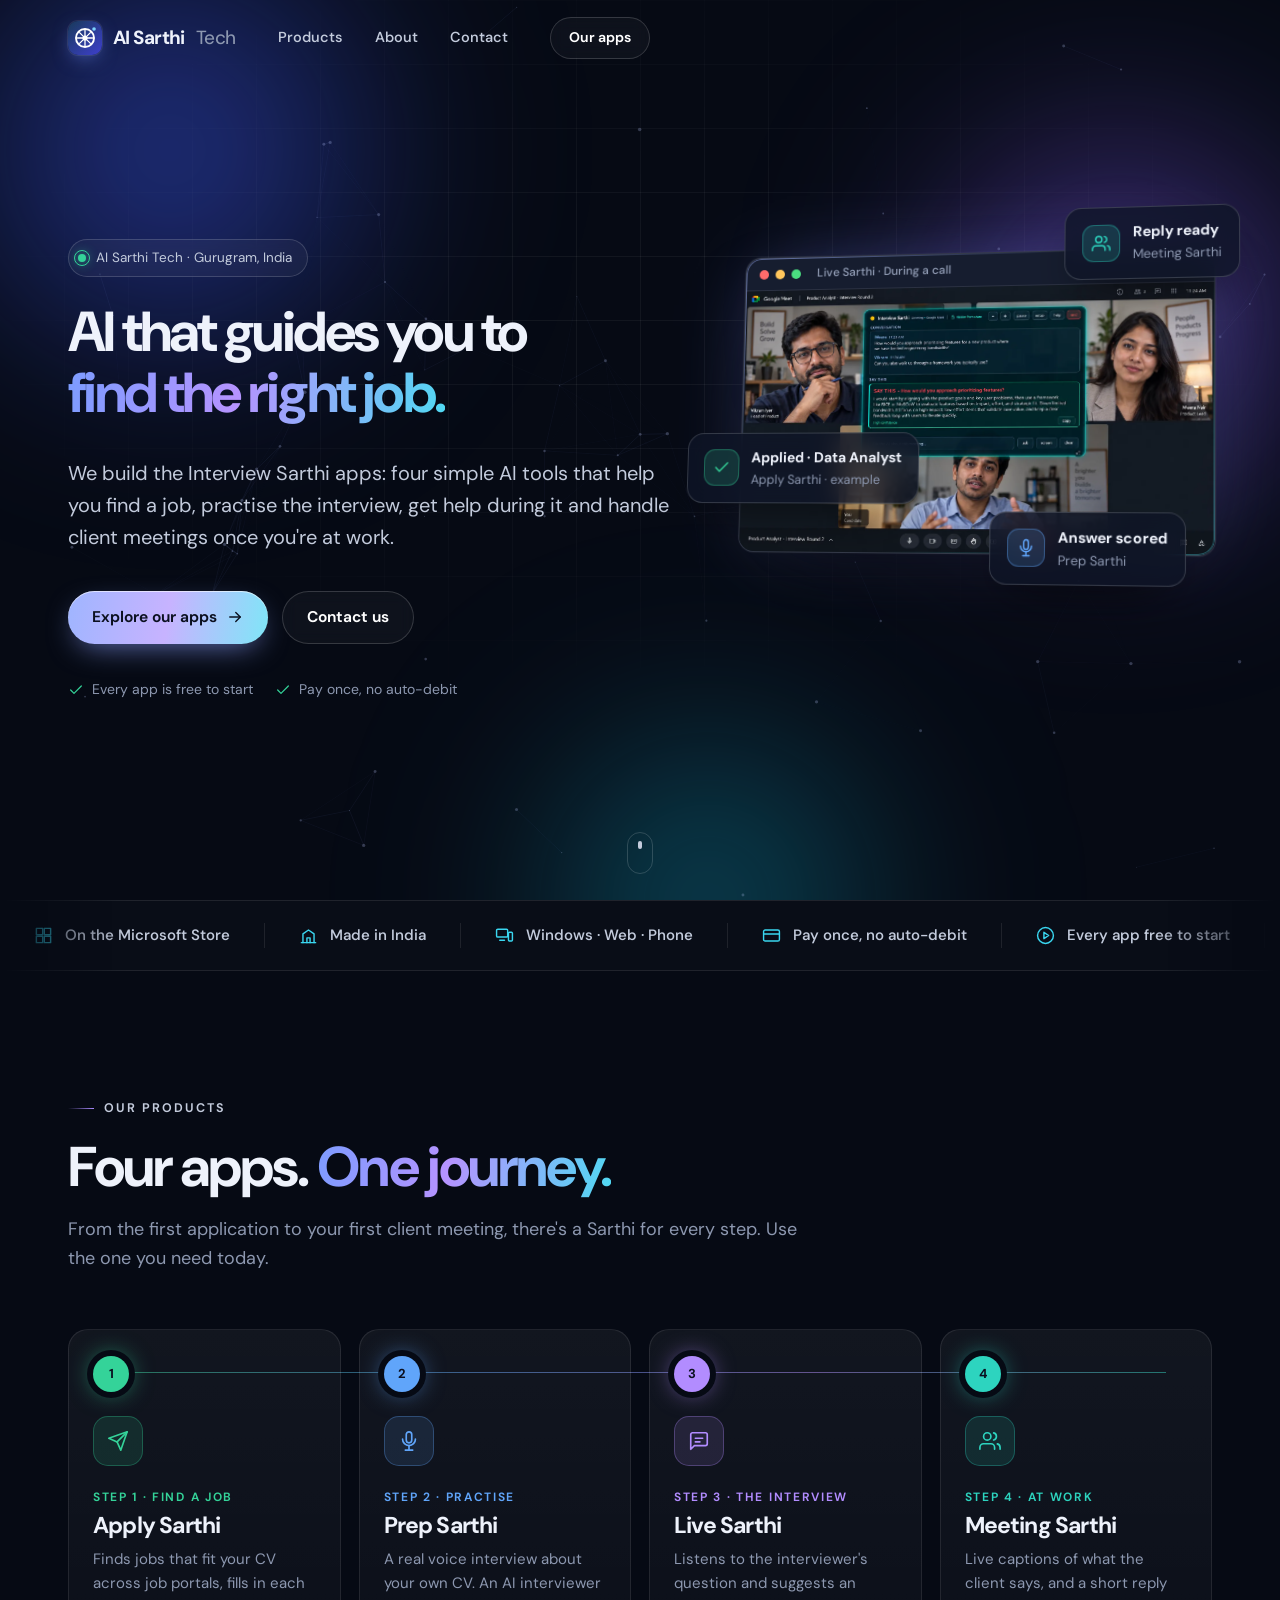
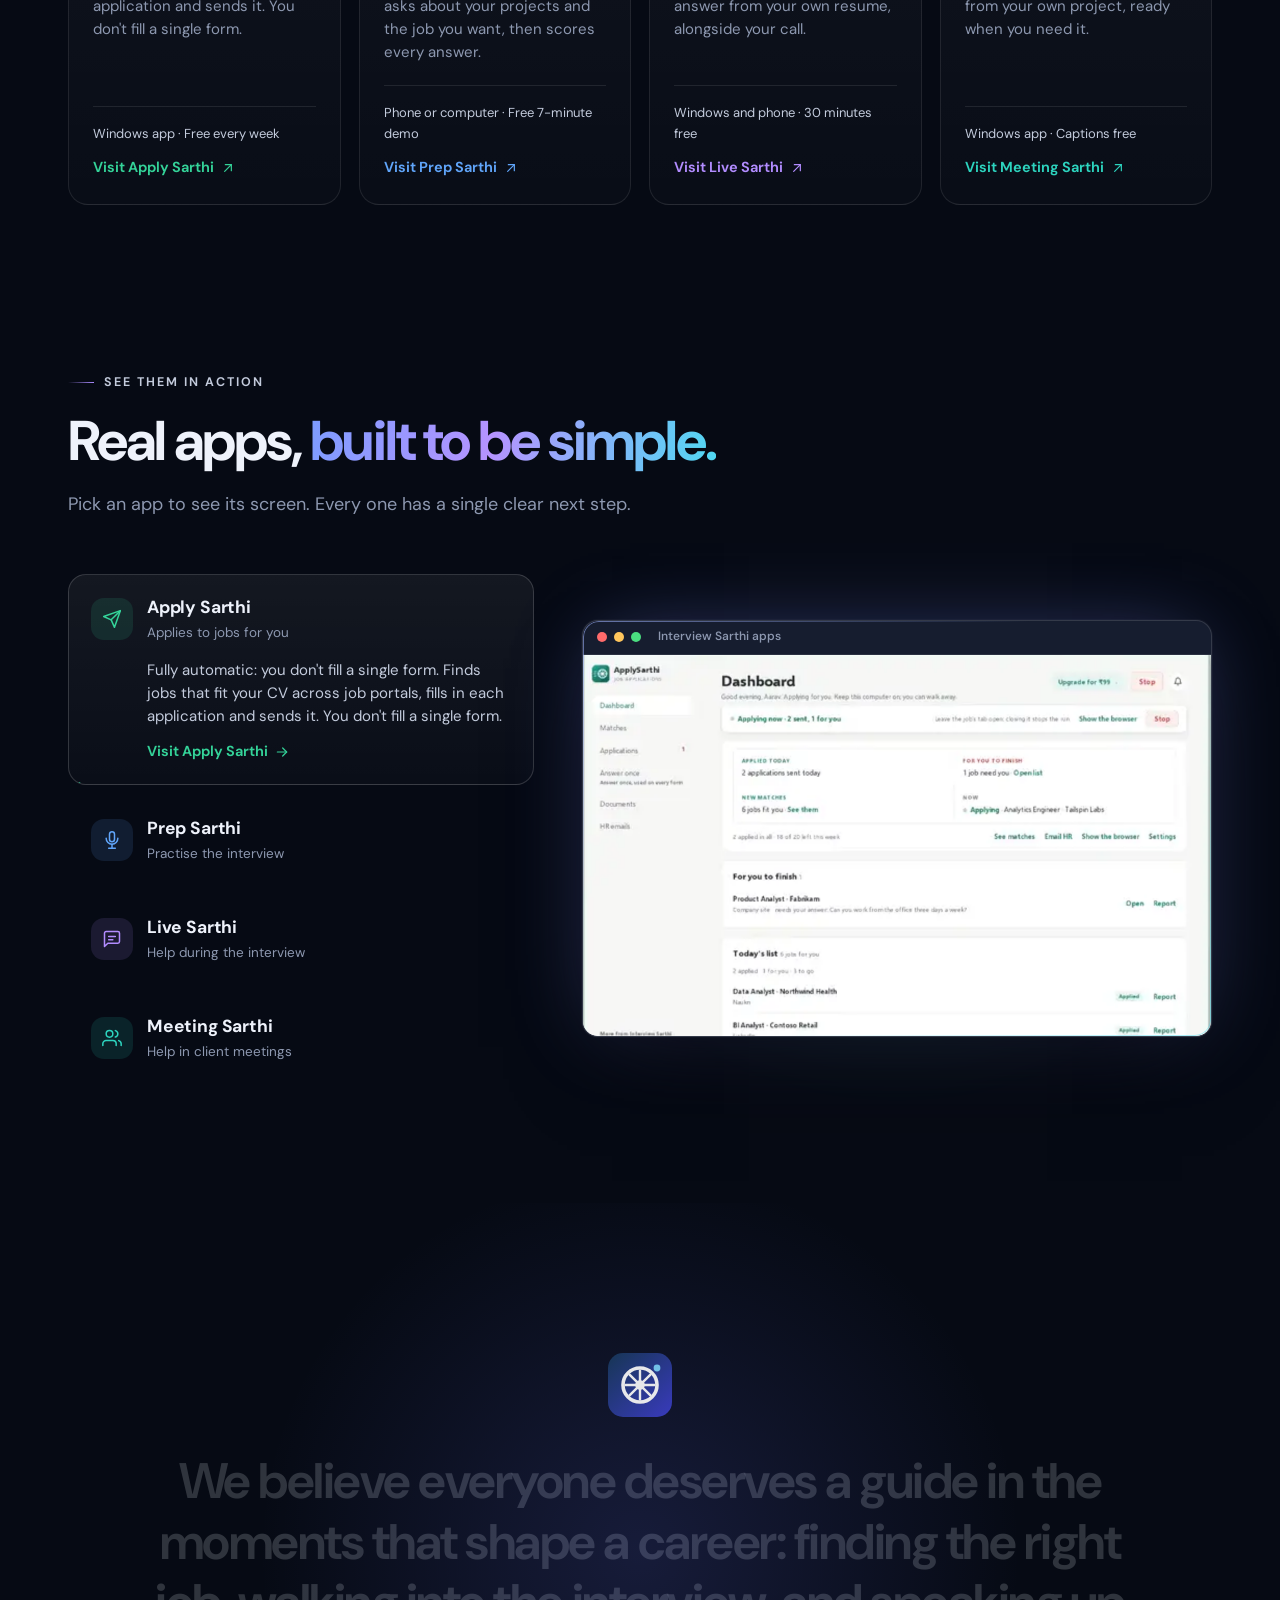
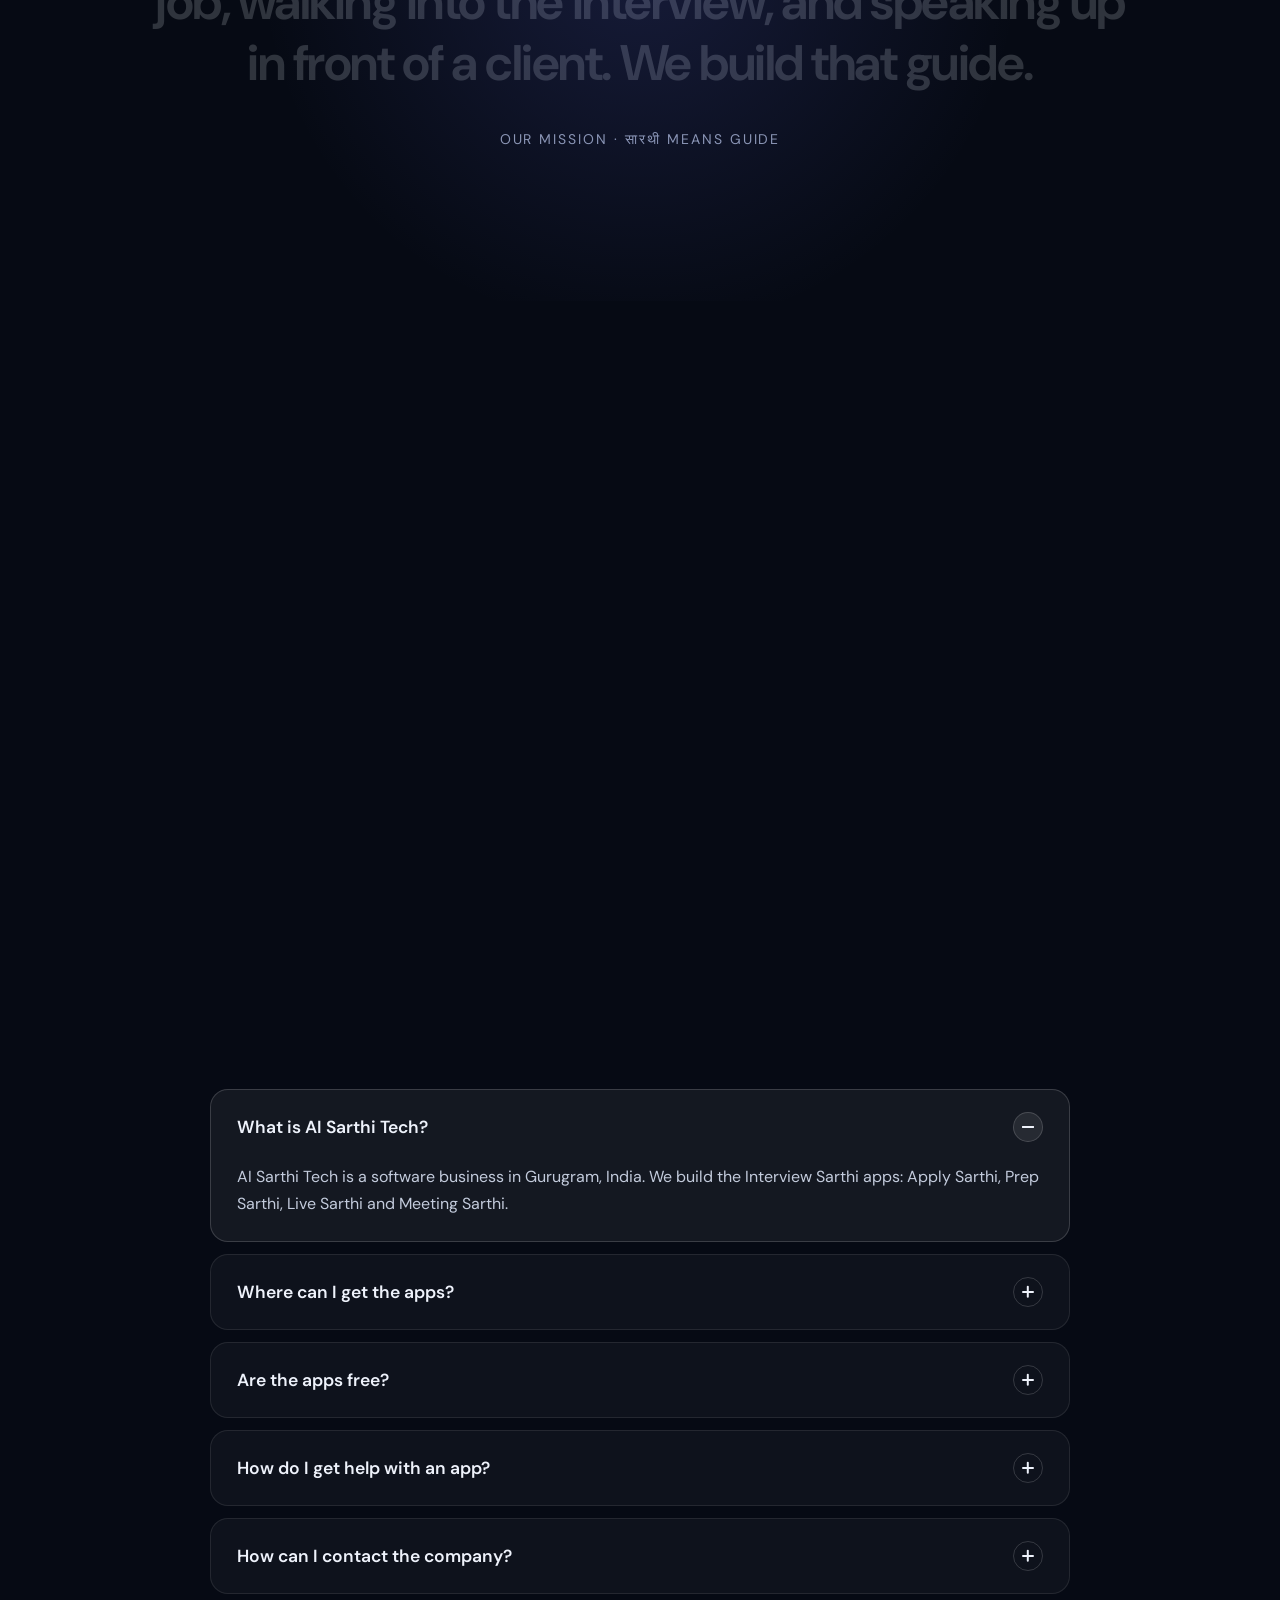
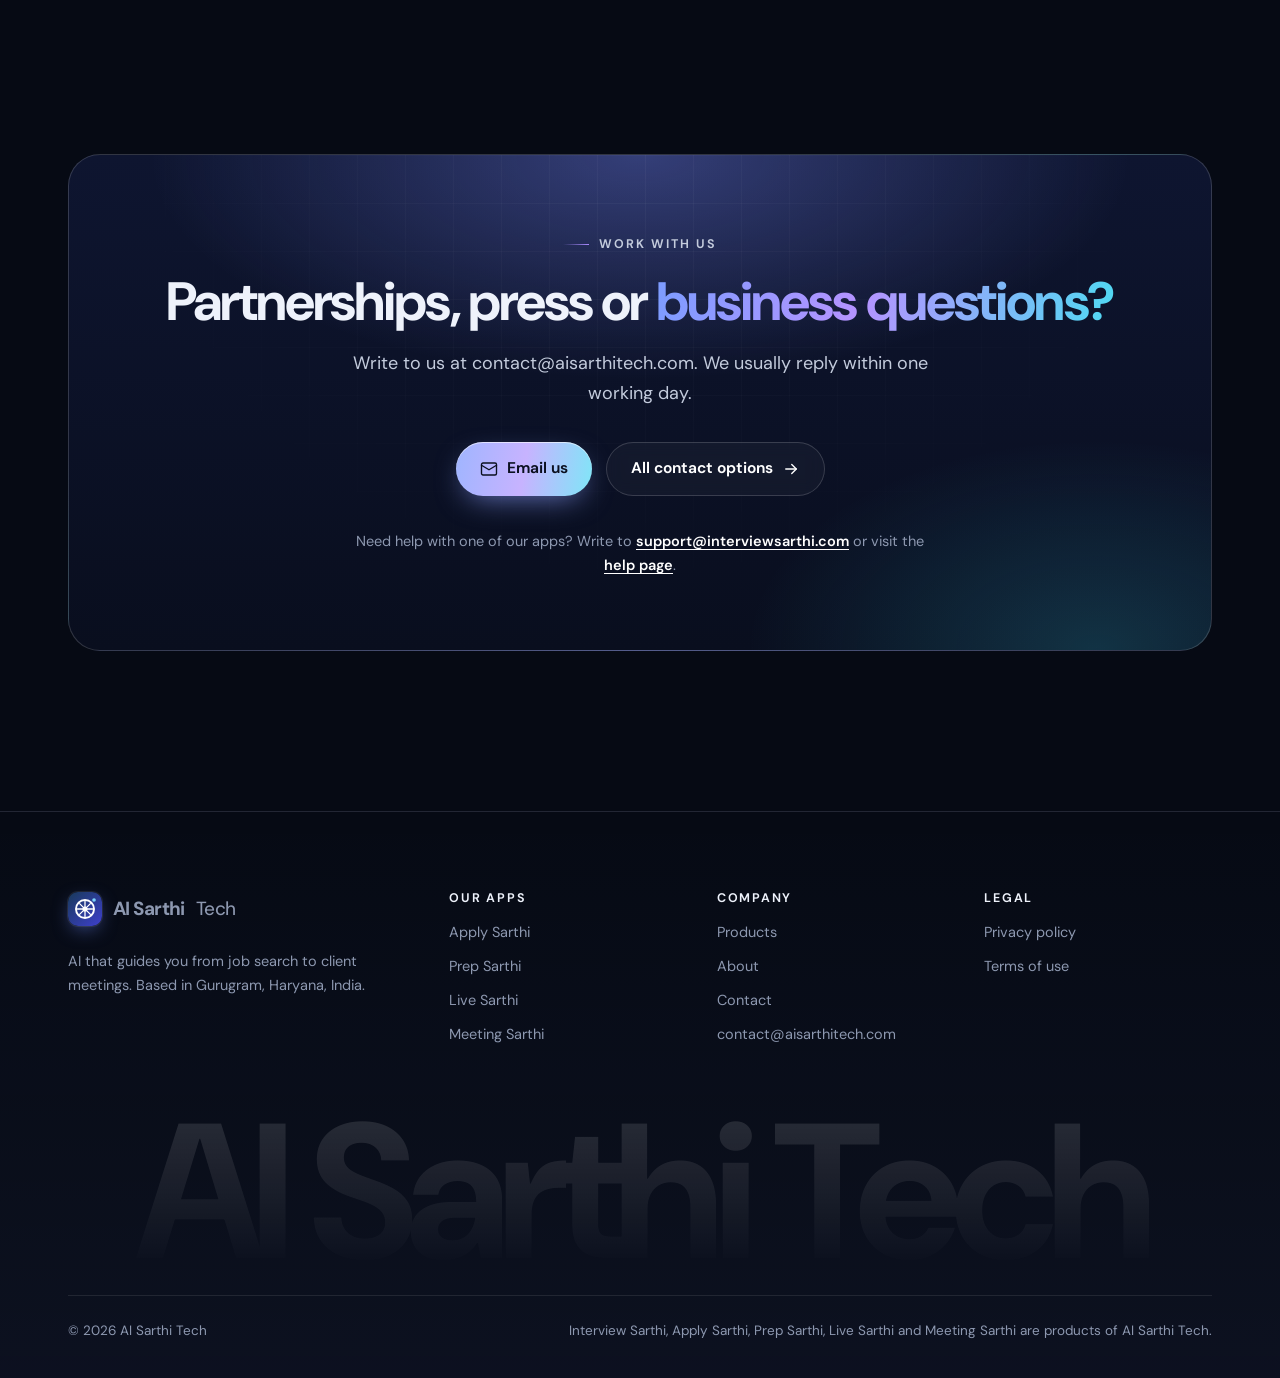
<file: index.html>
<!doctype html>
<html lang="en-IN" class="no-js">
<head>
<meta charset="utf-8">
<meta name="viewport" content="width=device-width, initial-scale=1">
<title>AI Sarthi Tech · AI that guides you from job search to client meetings</title>
<meta name="description" content="AI Sarthi Tech builds the Interview Sarthi apps: AI tools to apply for jobs, practise interviews, get help during the interview and handle client meetings.">
<meta name="robots" content="index, follow">
<link rel="canonical" href="https://aisarthitech.com/">
<meta name="theme-color" content="#060a14">
<meta name="color-scheme" content="dark">
<link rel="icon" href="/assets/mark.svg" type="image/svg+xml">
<link rel="icon" href="/favicon.ico" sizes="32x32 48x48">
<link rel="apple-touch-icon" href="/assets/apple-touch-icon.png">
<link rel="preload" href="/assets/fonts/dm-sans-latin.woff2" as="font" type="font/woff2" crossorigin>
<link rel="stylesheet" href="/assets/site.css?v=20261127b">
<script src="/assets/site.js?v=20261127b" defer></script>
<meta property="og:type" content="website">
<meta property="og:site_name" content="AI Sarthi Tech">
<meta property="og:title" content="AI Sarthi Tech · AI that guides you from job search to client meetings">
<meta property="og:description" content="AI Sarthi Tech builds the Interview Sarthi apps: AI tools to apply for jobs, practise interviews, get help during the interview and handle client meetings.">
<meta property="og:url" content="https://aisarthitech.com/">
<meta property="og:image" content="https://aisarthitech.com/assets/og-image.png">
<meta property="og:image:width" content="1200">
<meta property="og:image:height" content="630">
<meta name="twitter:card" content="summary_large_image">
<script type="application/ld+json">{"@context": "https://schema.org", "@type": "Organization", "name": "AI Sarthi Tech", "url": "https://aisarthitech.com/", "logo": "https://aisarthitech.com/assets/icon-512.png", "email": "contact@aisarthitech.com", "foundingDate": "2026", "address": {"@type": "PostalAddress", "addressLocality": "Gurugram", "addressRegion": "Haryana", "addressCountry": "IN"}, "brand": {"@type": "Brand", "name": "Interview Sarthi", "url": "https://interviewsarthi.com/"}, "contactPoint": [{"@type": "ContactPoint", "contactType": "customer support", "email": "support@interviewsarthi.com", "url": "https://interviewsarthi.com/help.html"}, {"@type": "ContactPoint", "contactType": "sales", "email": "contact@aisarthitech.com"}]}</script>
<script type="application/ld+json">{"@context": "https://schema.org", "@type": "FAQPage", "mainEntity": [{"@type": "Question", "name": "What is AI Sarthi Tech?", "acceptedAnswer": {"@type": "Answer", "text": "AI Sarthi Tech is a software business in Gurugram, India. We build the Interview Sarthi apps: Apply Sarthi, Prep Sarthi, Live Sarthi and Meeting Sarthi."}}, {"@type": "Question", "name": "Where can I get the apps?", "acceptedAnswer": {"@type": "Answer", "text": "Every app has its own page on interviewsarthi.com with plans, help and downloads. The Windows apps come from the Microsoft Store; Prep Sarthi runs in your browser."}}, {"@type": "Question", "name": "Are the apps free?", "acceptedAnswer": {"@type": "Answer", "text": "Every app is free to start: a demo interview, free minutes or free applications every week. Paid passes run for a fixed time and never renew by themselves."}}, {"@type": "Question", "name": "How do I get help with an app?", "acceptedAnswer": {"@type": "Answer", "text": "Write to support@interviewsarthi.com or visit the help page. Every message is read and answered, usually within a day."}}, {"@type": "Question", "name": "How can I contact the company?", "acceptedAnswer": {"@type": "Answer", "text": "For partnerships, press and business questions, email contact@aisarthitech.com. We work online and don't have a walk-in office."}}]}</script>
<link rel="preload" as="image" href="/assets/screens/live.webp">
</head>
<body>
<a class="skip-link" href="#main">Skip to content</a>
<header class="site-header">
  <div class="wrap nav">
    <a class="logo" href="/" aria-label="AI Sarthi Tech home"><img src="/assets/mark.svg" alt="" width="34" height="34">AI Sarthi<span>Tech</span></a>
    <nav aria-label="Main"><ul>
      <li><a href="/products/">Products</a></li>
      <li><a href="/about/">About</a></li>
      <li><a href="/contact/">Contact</a></li>
    </ul></nav>
    <a class="btn btn-ghost" href="/products/">Our apps</a>
  </div>
</header>

<main id="main">
<section class="hero">
  <div class="hero-bg" aria-hidden="true"><div class="aurora a"></div><div class="aurora b"></div><div class="aurora c"></div><div class="grid-fade"></div><canvas></canvas></div>
  <div class="wrap hero-inner">
    <div>
      <span class="pill reveal"><span class="dot"></span>AI Sarthi Tech · Gurugram, India</span>
      <h1 class="reveal" style="--d:.08s">AI that guides you to
        <span class="rotator" aria-hidden="true"><span>find the right job.</span><span>ace the interview.</span><span>win client meetings.</span></span>
        <span class="sr-only">find the right job, ace the interview and win client meetings.</span>
      </h1>
      <p class="lead reveal" style="--d:.16s">We build the Interview Sarthi apps: four simple AI tools that help you find a job, practise the interview, get help during it and handle client meetings once you're at work.</p>
      <div class="actions reveal" style="--d:.24s">
        <a class="btn btn-primary" href="#apps">Explore our apps <svg class="icon" viewBox="0 0 24 24" aria-hidden="true"><path d="M5 12h14"/><path d="m13 6 6 6-6 6"/></svg></a>
        <a class="btn btn-ghost" href="/contact/">Contact us</a>
      </div>
      <div class="hero-meta reveal" style="--d:.32s"><span><svg class="icon" viewBox="0 0 24 24" aria-hidden="true"><path d="M20 6 9 17l-5-5"/></svg>Every app is free to start</span><span><svg class="icon" viewBox="0 0 24 24" aria-hidden="true"><path d="M20 6 9 17l-5-5"/></svg>Pay once, no auto-debit</span></div>
    </div>
    <div class="stage reveal" style="--d:.2s">
      <div class="stage-inner">
        <div class="frame "><div class="frame-bar"><i></i><i></i><i></i><b>Live Sarthi · During a call</b></div><img src="/assets/screens/live.webp" alt="Live Sarthi app screen" width="1672" height="941" loading="eager" decoding="async"></div>
        <div class="float f1" style="--c:var(--apply)"><span class="chip"><svg class="icon" viewBox="0 0 24 24" aria-hidden="true"><path d="M20 6 9 17l-5-5"/></svg></span><span><b>Applied · Data Analyst</b><small>Apply Sarthi · example</small></span></div>
        <div class="float f2"><span class="chip"><svg class="icon" viewBox="0 0 24 24" aria-hidden="true"><path d="M17 21v-2a4 4 0 0 0-4-4H5a4 4 0 0 0-4 4v2"/><circle cx="9" cy="7" r="4"/><path d="M23 21v-2a4 4 0 0 0-3-3.87"/><path d="M16 3.13a4 4 0 0 1 0 7.75"/></svg></span><span><b>Reply ready</b><small>Meeting Sarthi</small></span></div>
        <div class="float f3"><span class="chip"><svg class="icon" viewBox="0 0 24 24" aria-hidden="true"><rect x="9" y="2" width="6" height="12" rx="3"/><path d="M5 10a7 7 0 0 0 14 0"/><path d="M12 17v5"/><path d="M8 22h8"/></svg></span><span><b>Answer scored</b><small>Prep Sarthi</small></span></div>
      </div>
    </div>
  </div>
  <a class="scroll-cue" href="#apps" aria-label="Scroll to our apps"></a>
</section>

<div class="trust" aria-label="Why people choose us">
  <div class="marquee"><ul><li><svg class="icon" viewBox="0 0 24 24" aria-hidden="true"><rect x="3" y="3" width="8" height="8"/><rect x="13" y="3" width="8" height="8"/><rect x="3" y="13" width="8" height="8"/><rect x="13" y="13" width="8" height="8"/></svg>On the Microsoft Store</li><li><svg class="icon" viewBox="0 0 24 24" aria-hidden="true"><path d="M3 21h18"/><path d="M5 21V10l7-5 7 5v11"/><path d="M10 21v-6h4v6"/></svg>Made in India</li><li><svg class="icon" viewBox="0 0 24 24" aria-hidden="true"><rect x="2" y="4" width="14" height="10" rx="1.5"/><path d="M6 18h6"/><rect x="17" y="8" width="5" height="11" rx="1.2"/></svg>Windows · Web · Phone</li><li><svg class="icon" viewBox="0 0 24 24" aria-hidden="true"><rect x="2" y="5" width="20" height="14" rx="2"/><path d="M2 10h20"/></svg>Pay once, no auto-debit</li><li><svg class="icon" viewBox="0 0 24 24" aria-hidden="true"><circle cx="12" cy="12" r="10"/><path d="m10 8 6 4-6 4z"/></svg>Every app free to start</li><li><svg class="icon" viewBox="0 0 24 24" aria-hidden="true"><path d="M9 17 4 12l5-5"/><path d="M20 18v-2a4 4 0 0 0-4-4H4"/></svg>Real replies from real people</li></ul><ul aria-hidden="true"><li><svg class="icon" viewBox="0 0 24 24" aria-hidden="true"><rect x="3" y="3" width="8" height="8"/><rect x="13" y="3" width="8" height="8"/><rect x="3" y="13" width="8" height="8"/><rect x="13" y="13" width="8" height="8"/></svg>On the Microsoft Store</li><li><svg class="icon" viewBox="0 0 24 24" aria-hidden="true"><path d="M3 21h18"/><path d="M5 21V10l7-5 7 5v11"/><path d="M10 21v-6h4v6"/></svg>Made in India</li><li><svg class="icon" viewBox="0 0 24 24" aria-hidden="true"><rect x="2" y="4" width="14" height="10" rx="1.5"/><path d="M6 18h6"/><rect x="17" y="8" width="5" height="11" rx="1.2"/></svg>Windows · Web · Phone</li><li><svg class="icon" viewBox="0 0 24 24" aria-hidden="true"><rect x="2" y="5" width="20" height="14" rx="2"/><path d="M2 10h20"/></svg>Pay once, no auto-debit</li><li><svg class="icon" viewBox="0 0 24 24" aria-hidden="true"><circle cx="12" cy="12" r="10"/><path d="m10 8 6 4-6 4z"/></svg>Every app free to start</li><li><svg class="icon" viewBox="0 0 24 24" aria-hidden="true"><path d="M9 17 4 12l5-5"/><path d="M20 18v-2a4 4 0 0 0-4-4H4"/></svg>Real replies from real people</li></ul></div>
</div>

<section class="section" id="apps">
  <div class="wrap">
    <div class="section-head reveal">
      <span class="eyebrow">Our products</span>
      <h2>Four apps. <span class="grad-text">One journey.</span></h2>
      <p>From the first application to your first client meeting, there's a Sarthi for every step. Use the one you need today.</p>
    </div>
    <div class="journey">
      <article class="card step-card reveal" style="--k:var(--apply);--d:0.0s">
        <span class="num">1</span>
        <span class="ico"><svg class="icon" viewBox="0 0 24 24" aria-hidden="true"><path d="M22 2 11 13"/><path d="M22 2 15 22l-4-9-9-4 20-7z"/></svg></span>
        <span class="kicker">Step 1 · Find a job</span>
        <h3>Apply Sarthi</h3>
        <p>Finds jobs that fit your CV across job portals, fills in each application and sends it. You don't fill a single form.</p>
        <span class="meta">Windows app · Free every week</span>
        <a class="go" href="https://interviewsarthi.com/apply/">Visit Apply Sarthi <svg class="icon" viewBox="0 0 24 24" aria-hidden="true"><path d="M7 17 17 7"/><path d="M8 7h9v9"/></svg></a>
      </article>
      <article class="card step-card reveal" style="--k:var(--prep);--d:0.1s">
        <span class="num">2</span>
        <span class="ico"><svg class="icon" viewBox="0 0 24 24" aria-hidden="true"><rect x="9" y="2" width="6" height="12" rx="3"/><path d="M5 10a7 7 0 0 0 14 0"/><path d="M12 17v5"/><path d="M8 22h8"/></svg></span>
        <span class="kicker">Step 2 · Practise</span>
        <h3>Prep Sarthi</h3>
        <p>A real voice interview about your own CV. An AI interviewer asks about your projects and the job you want, then scores every answer.</p>
        <span class="meta">Phone or computer · Free 7-minute demo</span>
        <a class="go" href="https://interviewsarthi.com/prep/">Visit Prep Sarthi <svg class="icon" viewBox="0 0 24 24" aria-hidden="true"><path d="M7 17 17 7"/><path d="M8 7h9v9"/></svg></a>
      </article>
      <article class="card step-card reveal" style="--k:var(--live);--d:0.2s">
        <span class="num">3</span>
        <span class="ico"><svg class="icon" viewBox="0 0 24 24" aria-hidden="true"><path d="M21 15a2 2 0 0 1-2 2H7l-4 4V5a2 2 0 0 1 2-2h14a2 2 0 0 1 2 2z"/><path d="M8 9h8M8 13h5"/></svg></span>
        <span class="kicker">Step 3 · The interview</span>
        <h3>Live Sarthi</h3>
        <p>Listens to the interviewer's question and suggests an answer from your own resume, alongside your call.</p>
        <span class="meta">Windows and phone · 30 minutes free</span>
        <a class="go" href="https://interviewsarthi.com/live/">Visit Live Sarthi <svg class="icon" viewBox="0 0 24 24" aria-hidden="true"><path d="M7 17 17 7"/><path d="M8 7h9v9"/></svg></a>
      </article>
      <article class="card step-card reveal" style="--k:var(--meeting);--d:0.3s">
        <span class="num">4</span>
        <span class="ico"><svg class="icon" viewBox="0 0 24 24" aria-hidden="true"><path d="M17 21v-2a4 4 0 0 0-4-4H5a4 4 0 0 0-4 4v2"/><circle cx="9" cy="7" r="4"/><path d="M23 21v-2a4 4 0 0 0-3-3.87"/><path d="M16 3.13a4 4 0 0 1 0 7.75"/></svg></span>
        <span class="kicker">Step 4 · At work</span>
        <h3>Meeting Sarthi</h3>
        <p>Live captions of what the client says, and a short reply from your own project, ready when you need it.</p>
        <span class="meta">Windows app · Captions free</span>
        <a class="go" href="https://interviewsarthi.com/meeting/">Visit Meeting Sarthi <svg class="icon" viewBox="0 0 24 24" aria-hidden="true"><path d="M7 17 17 7"/><path d="M8 7h9v9"/></svg></a>
      </article>
    </div>
  </div>
</section>

<section class="section" style="padding-top:40px">
  <div class="wrap">
    <div class="section-head reveal">
      <span class="eyebrow">See them in action</span>
      <h2>Real apps, <span class="grad-text">built to be simple.</span></h2>
      <p>Pick an app to see its screen. Every one has a single clear next step.</p>
    </div>
    <div class="switcher reveal">
      <div class="tabs" role="tablist" aria-label="Our apps">
        <div class="tab" role="tab" id="tab-apply" aria-controls="pane-apply" aria-selected="true" tabindex="0" style="--k:var(--apply)">
          <div class="tab-head"><span class="ico"><svg class="icon" viewBox="0 0 24 24" aria-hidden="true"><path d="M22 2 11 13"/><path d="M22 2 15 22l-4-9-9-4 20-7z"/></svg></span><span><b>Apply Sarthi</b><small>Applies to jobs for you</small></span></div>
          <div class="tab-body"><div><p>Fully automatic: you don't fill a single form. Finds jobs that fit your CV across job portals, fills in each application and sends it. You don't fill a single form.</p><a class="go" href="https://interviewsarthi.com/apply/">Visit Apply Sarthi <svg class="icon" viewBox="0 0 24 24" aria-hidden="true"><path d="M5 12h14"/><path d="m13 6 6 6-6 6"/></svg></a></div></div>
          <span class="bar"></span>
        </div>
        <div class="tab" role="tab" id="tab-prep" aria-controls="pane-prep" aria-selected="false" tabindex="-1" style="--k:var(--prep)">
          <div class="tab-head"><span class="ico"><svg class="icon" viewBox="0 0 24 24" aria-hidden="true"><rect x="9" y="2" width="6" height="12" rx="3"/><path d="M5 10a7 7 0 0 0 14 0"/><path d="M12 17v5"/><path d="M8 22h8"/></svg></span><span><b>Prep Sarthi</b><small>Practise the interview</small></span></div>
          <div class="tab-body"><div><p>A real voice interview about your own CV. A real voice interview about your own CV. An AI interviewer asks about your projects and the job you want, then scores every answer.</p><a class="go" href="https://interviewsarthi.com/prep/">Try Prep Sarthi <svg class="icon" viewBox="0 0 24 24" aria-hidden="true"><path d="M5 12h14"/><path d="m13 6 6 6-6 6"/></svg></a></div></div>
          <span class="bar"></span>
        </div>
        <div class="tab" role="tab" id="tab-live" aria-controls="pane-live" aria-selected="false" tabindex="-1" style="--k:var(--live)">
          <div class="tab-head"><span class="ico"><svg class="icon" viewBox="0 0 24 24" aria-hidden="true"><path d="M21 15a2 2 0 0 1-2 2H7l-4 4V5a2 2 0 0 1 2-2h14a2 2 0 0 1 2 2z"/><path d="M8 9h8M8 13h5"/></svg></span><span><b>Live Sarthi</b><small>Help during the interview</small></span></div>
          <div class="tab-body"><div><p>Answers from your own resume, during the interview. Listens to the interviewer's question and suggests an answer from your own resume, alongside your call.</p><a class="go" href="https://interviewsarthi.com/live/">Visit Live Sarthi <svg class="icon" viewBox="0 0 24 24" aria-hidden="true"><path d="M5 12h14"/><path d="m13 6 6 6-6 6"/></svg></a></div></div>
          <span class="bar"></span>
        </div>
        <div class="tab" role="tab" id="tab-meeting" aria-controls="pane-meeting" aria-selected="false" tabindex="-1" style="--k:var(--meeting)">
          <div class="tab-head"><span class="ico"><svg class="icon" viewBox="0 0 24 24" aria-hidden="true"><path d="M17 21v-2a4 4 0 0 0-4-4H5a4 4 0 0 0-4 4v2"/><circle cx="9" cy="7" r="4"/><path d="M23 21v-2a4 4 0 0 0-3-3.87"/><path d="M16 3.13a4 4 0 0 1 0 7.75"/></svg></span><span><b>Meeting Sarthi</b><small>Help in client meetings</small></span></div>
          <div class="tab-body"><div><p>The client asks. Your reply is ready. Live captions of what the client says, and a short reply from your own project.</p><a class="go" href="https://interviewsarthi.com/meeting/">Visit Meeting Sarthi <svg class="icon" viewBox="0 0 24 24" aria-hidden="true"><path d="M5 12h14"/><path d="m13 6 6 6-6 6"/></svg></a></div></div>
          <span class="bar"></span>
        </div>
      </div>
      <div class="screen">
        <div class="frame"><div class="frame-bar"><i></i><i></i><i></i><b>Interview Sarthi apps</b></div>
          <div class="panes">
            <div class="pane  on" id="pane-apply" role="tabpanel" aria-labelledby="tab-apply"><img src="/assets/screens/apply.png" alt="Apply Sarthi app screen" width="1208" height="902" loading="eager" decoding="async"></div>
            <div class="pane " id="pane-prep" role="tabpanel" aria-labelledby="tab-prep"><img src="/assets/screens/prep.png" alt="Prep Sarthi app screen" width="800" height="560" loading="lazy" decoding="async"></div>
            <div class="pane dark" id="pane-live" role="tabpanel" aria-labelledby="tab-live"><img src="/assets/screens/live.webp" alt="Live Sarthi app screen" width="1672" height="941" loading="lazy" decoding="async"></div>
            <div class="pane fit" id="pane-meeting" role="tabpanel" aria-labelledby="tab-meeting"><img src="/assets/screens/meeting.png" alt="Meeting Sarthi app screen" width="905" height="912" loading="lazy" decoding="async"></div>
          </div>
        </div>
      </div>
    </div>
  </div>
</section>

<section class="mission" aria-label="Our mission">
  <div class="wrap">
    <img class="wheel" src="/assets/mark.svg" alt="" width="64" height="64">
    <blockquote><span class="w">We</span> <span class="w">believe</span> <span class="w">everyone</span> <span class="w">deserves</span> <span class="w">a</span> <span class="w hl">guide</span> <span class="w">in</span> <span class="w">the</span> <span class="w">moments</span> <span class="w">that</span> <span class="w">shape</span> <span class="w">a</span> <span class="w hl">career:</span> <span class="w">finding</span> <span class="w">the</span> <span class="w">right</span> <span class="w">job,</span> <span class="w">walking</span> <span class="w">into</span> <span class="w">the</span> <span class="w">interview,</span> <span class="w">and</span> <span class="w">speaking</span> <span class="w">up</span> <span class="w">in</span> <span class="w">front</span> <span class="w">of</span> <span class="w">a</span> <span class="w">client.</span> <span class="w">We</span> <span class="w">build</span> <span class="w">that</span> <span class="w hl">guide.</span></blockquote>
    <cite>Our mission · सारथी means guide</cite>
  </div>
</section>

<section class="section" style="padding-top:60px">
  <div class="wrap">
    <div class="section-head reveal">
      <span class="eyebrow">How we build</span>
      <h2>Simple tools. <span class="grad-text">Fair prices.</span></h2>
    </div>
    <div class="bento">
      <article class="card reveal" style="--d:0s"><span class="ico"><svg class="icon" viewBox="0 0 24 24" aria-hidden="true"><path d="M4 12h12"/><path d="m12 6 6 6-6 6"/><path d="M20 4v16"/></svg></span><h3>Simple to use</h3><p>One clear next step on every screen, so you spend your time on the job hunt, not on learning an app.</p></article>
      <article class="card reveal" style="--d:.1s"><span class="ico"><svg class="icon" viewBox="0 0 24 24" aria-hidden="true"><circle cx="12" cy="12" r="10"/><path d="m10 8 6 4-6 4z"/></svg></span><h3>Free to start</h3><p>Every app has a free start: a demo interview, free minutes or free applications every week.</p></article>
      <article class="card reveal" style="--d:.2s"><span class="ico"><svg class="icon" viewBox="0 0 24 24" aria-hidden="true"><rect x="2" y="5" width="20" height="14" rx="2"/><path d="M2 10h20"/></svg></span><h3>Pay once, no auto-debit</h3><p>Paid passes run for a fixed time and never renew by themselves. You decide if you want more.</p></article>
    </div>
  </div>
</section>

<section class="section" style="padding-top:40px">
  <div class="wrap">
    <div class="section-head center reveal">
      <span class="eyebrow">FAQ</span>
      <h2>Questions, <span class="grad-text">answered.</span></h2>
    </div>
    <div class="faq reveal">
      <details open><summary>What is AI Sarthi Tech?<span class="plus" aria-hidden="true"></span></summary><div class="answer">AI Sarthi Tech is a software business in Gurugram, India. We build the Interview Sarthi apps: Apply Sarthi, Prep Sarthi, Live Sarthi and Meeting Sarthi.</div></details><details><summary>Where can I get the apps?<span class="plus" aria-hidden="true"></span></summary><div class="answer">Every app has its own page on <a href="https://interviewsarthi.com/">interviewsarthi.com</a> with plans, help and downloads. The Windows apps come from the Microsoft Store; Prep Sarthi runs in your browser.</div></details><details><summary>Are the apps free?<span class="plus" aria-hidden="true"></span></summary><div class="answer">Every app is free to start: a demo interview, free minutes or free applications every week. Paid passes run for a fixed time and never renew by themselves.</div></details><details><summary>How do I get help with an app?<span class="plus" aria-hidden="true"></span></summary><div class="answer">Write to <a href="mailto:support@interviewsarthi.com">support@interviewsarthi.com</a> or visit the <a href="https://interviewsarthi.com/help.html">help page</a>. Every message is read and answered, usually within a day.</div></details><details><summary>How can I contact the company?<span class="plus" aria-hidden="true"></span></summary><div class="answer">For partnerships, press and business questions, email <a href="mailto:contact@aisarthitech.com">contact@aisarthitech.com</a>. We work online and don't have a walk-in office.</div></details>
    </div>
  </div>
</section>

<section class="section" style="padding-top:40px">
  <div class="wrap">
    <div class="cta reveal">
      <span class="eyebrow">Work with us</span>
      <h2 style="margin-top:18px">Partnerships, press or <span class="grad-text">business questions?</span></h2>
      <p>Write to us at contact@aisarthitech.com. We usually reply within one working day.</p>
      <div class="actions">
        <a class="btn btn-primary" href="mailto:contact@aisarthitech.com"><svg class="icon" viewBox="0 0 24 24" aria-hidden="true"><rect x="2" y="4" width="20" height="16" rx="2"/><path d="m22 7-10 6L2 7"/></svg> Email us</a>
        <a class="btn btn-ghost" href="/contact/">All contact options <svg class="icon" viewBox="0 0 24 24" aria-hidden="true"><path d="M5 12h14"/><path d="m13 6 6 6-6 6"/></svg></a>
      </div>
      <p class="help">Need help with one of our apps? Write to <a href="mailto:support@interviewsarthi.com">support@interviewsarthi.com</a> or visit the <a href="https://interviewsarthi.com/help.html">help page</a>.</p>
    </div>
  </div>
</section>
</main>
<footer class="site-footer">
  <div class="wrap">
    <div class="foot-grid">
      <div class="foot-about">
        <a class="logo" href="/"><img src="/assets/mark.svg" alt="" width="34" height="34">AI Sarthi<span>Tech</span></a>
        <p>AI that guides you from job search to client meetings. Based in Gurugram, Haryana, India.</p>
      </div>
      <div><h2>Our apps</h2><ul><li><a href="https://interviewsarthi.com/apply/">Apply Sarthi</a></li><li><a href="https://interviewsarthi.com/prep/">Prep Sarthi</a></li><li><a href="https://interviewsarthi.com/live/">Live Sarthi</a></li><li><a href="https://interviewsarthi.com/meeting/">Meeting Sarthi</a></li></ul></div>
      <div><h2>Company</h2><ul><li><a href="/products/">Products</a></li><li><a href="/about/">About</a></li><li><a href="/contact/">Contact</a></li><li><a href="mailto:contact@aisarthitech.com">contact@aisarthitech.com</a></li></ul></div>
      <div><h2>Legal</h2><ul><li><a href="/privacy/">Privacy policy</a></li><li><a href="/terms/">Terms of use</a></li></ul></div>
    </div>
    <div class="giant" aria-hidden="true">AI Sarthi Tech</div>
    <div class="foot-bottom">
      <span>© 2026 AI Sarthi Tech</span>
      <span>Interview Sarthi, Apply Sarthi, Prep Sarthi, Live Sarthi and Meeting Sarthi are products of AI Sarthi Tech.</span>
    </div>
  </div>
</footer>
<script src="https://apply.interviewsarthi.com/chat/widget.js" data-site="main" defer></script>
</body>
</html>
</file>
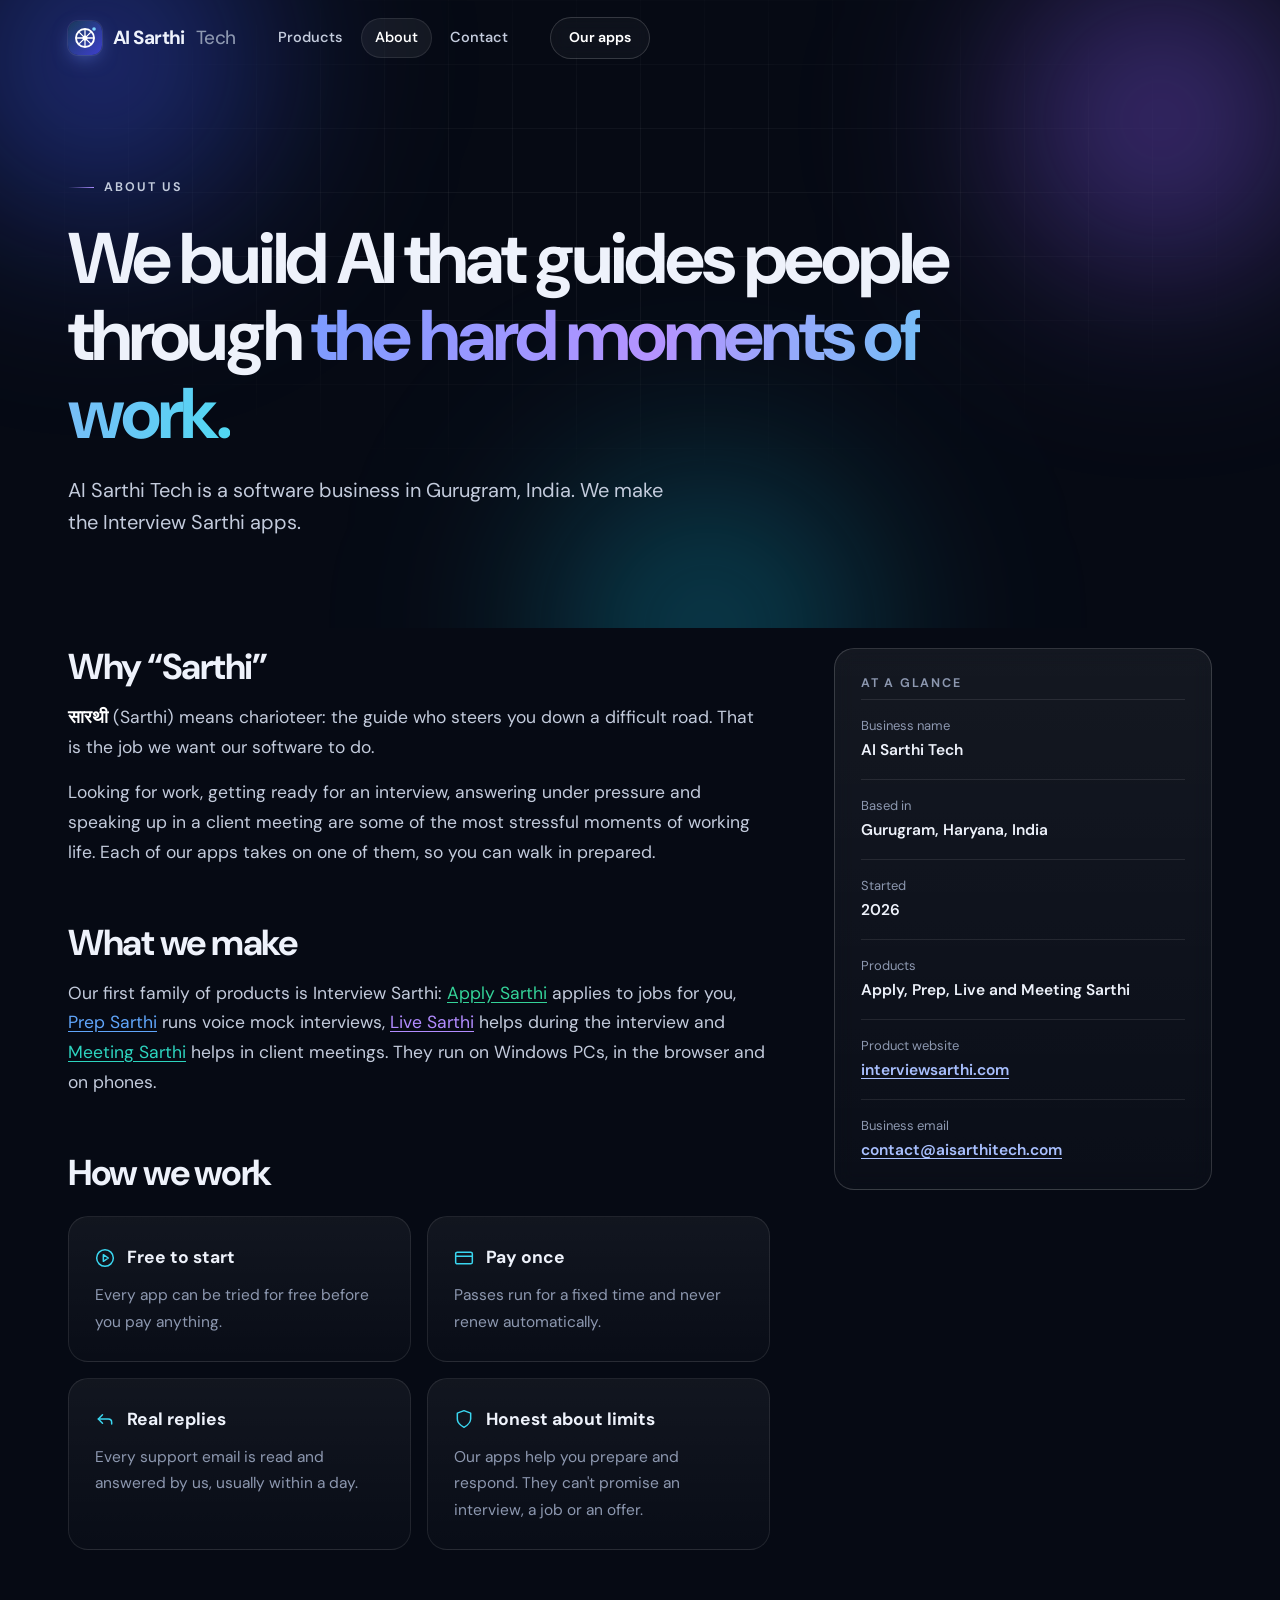
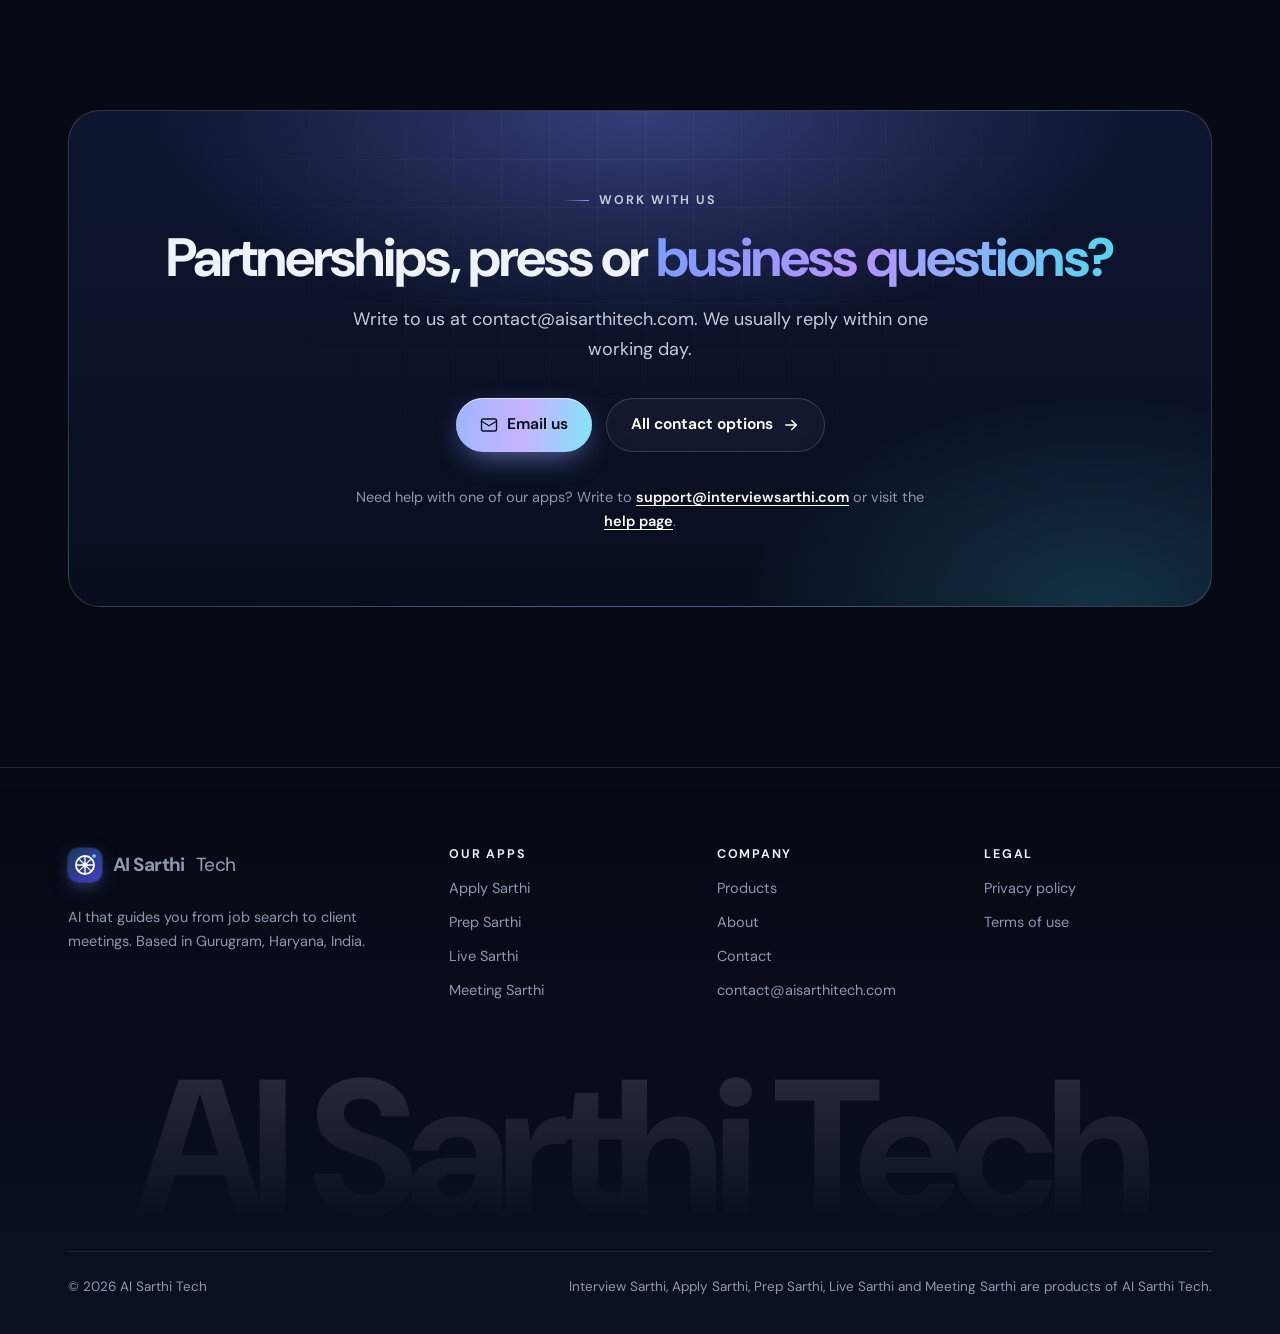
<file: about/index.html>
<!doctype html>
<html lang="en-IN" class="no-js">
<head>
<meta charset="utf-8">
<meta name="viewport" content="width=device-width, initial-scale=1">
<title>About · AI Sarthi Tech</title>
<meta name="description" content="AI Sarthi Tech is a software business in Gurugram, India, building AI that guides people through job search, interviews and client meetings.">
<meta name="robots" content="index, follow">
<link rel="canonical" href="https://aisarthitech.com/about/">
<meta name="theme-color" content="#060a14">
<meta name="color-scheme" content="dark">
<link rel="icon" href="/assets/mark.svg" type="image/svg+xml">
<link rel="icon" href="/favicon.ico" sizes="32x32 48x48">
<link rel="apple-touch-icon" href="/assets/apple-touch-icon.png">
<link rel="preload" href="/assets/fonts/dm-sans-latin.woff2" as="font" type="font/woff2" crossorigin>
<link rel="stylesheet" href="/assets/site.css?v=20261127b">
<script src="/assets/site.js?v=20261127b" defer></script>
<meta property="og:type" content="website">
<meta property="og:site_name" content="AI Sarthi Tech">
<meta property="og:title" content="About · AI Sarthi Tech">
<meta property="og:description" content="AI Sarthi Tech is a software business in Gurugram, India, building AI that guides people through job search, interviews and client meetings.">
<meta property="og:url" content="https://aisarthitech.com/about/">
<meta property="og:image" content="https://aisarthitech.com/assets/og-image.png">
<meta property="og:image:width" content="1200">
<meta property="og:image:height" content="630">
<meta name="twitter:card" content="summary_large_image">
</head>
<body>
<a class="skip-link" href="#main">Skip to content</a>
<header class="site-header">
  <div class="wrap nav">
    <a class="logo" href="/" aria-label="AI Sarthi Tech home"><img src="/assets/mark.svg" alt="" width="34" height="34">AI Sarthi<span>Tech</span></a>
    <nav aria-label="Main"><ul>
      <li><a href="/products/">Products</a></li>
      <li><a href="/about/" aria-current="page">About</a></li>
      <li><a href="/contact/">Contact</a></li>
    </ul></nav>
    <a class="btn btn-ghost" href="/products/">Our apps</a>
  </div>
</header>

<main id="main">
<section class="page-hero">
  <div class="hero-bg" aria-hidden="true"><div class="aurora a"></div><div class="aurora b"></div><div class="aurora c"></div><div class="grid-fade"></div></div>
  <div class="wrap">
    <span class="eyebrow reveal">About us</span>
    <h1 class="reveal" style="--d:.08s">We build AI that guides people through <span class="grad-text">the hard moments of work.</span></h1>
    <p class="lead reveal" style="--d:.16s">AI Sarthi Tech is a software business in Gurugram, India. We make the Interview Sarthi apps.</p>
  </div>
</section>
<section class="section" style="padding-top:20px">
  <div class="wrap about-grid">
    <div class="prose reveal">
      <h2>Why “Sarthi”</h2>
      <p><span class="deva" lang="hi">सारथी</span> (Sarthi) means charioteer: the guide who steers you down a difficult road. That is the job we want our software to do.</p>
      <p>Looking for work, getting ready for an interview, answering under pressure and speaking up in a client meeting are some of the most stressful moments of working life. Each of our apps takes on one of them, so you can walk in prepared.</p>
      <h2>What we make</h2>
      <p>Our first family of products is Interview Sarthi: <a href="https://interviewsarthi.com/apply/" style="color:var(--apply)">Apply Sarthi</a> applies to jobs for you, <a href="https://interviewsarthi.com/prep/" style="color:var(--prep)">Prep Sarthi</a> runs voice mock interviews, <a href="https://interviewsarthi.com/live/" style="color:var(--live)">Live Sarthi</a> helps during the interview and <a href="https://interviewsarthi.com/meeting/" style="color:var(--meeting)">Meeting Sarthi</a> helps in client meetings. They run on Windows PCs, in the browser and on phones.</p>
      <h2>How we work</h2>
      <div class="values">
        <div class="card"><b><svg class="icon" viewBox="0 0 24 24" aria-hidden="true"><circle cx="12" cy="12" r="10"/><path d="m10 8 6 4-6 4z"/></svg>Free to start</b><p>Every app can be tried for free before you pay anything.</p></div>
        <div class="card"><b><svg class="icon" viewBox="0 0 24 24" aria-hidden="true"><rect x="2" y="5" width="20" height="14" rx="2"/><path d="M2 10h20"/></svg>Pay once</b><p>Passes run for a fixed time and never renew automatically.</p></div>
        <div class="card"><b><svg class="icon" viewBox="0 0 24 24" aria-hidden="true"><path d="M9 17 4 12l5-5"/><path d="M20 18v-2a4 4 0 0 0-4-4H4"/></svg>Real replies</b><p>Every support email is read and answered by us, usually within a day.</p></div>
        <div class="card"><b><svg class="icon" viewBox="0 0 24 24" aria-hidden="true"><path d="M12 22s8-4 8-10V5l-8-3-8 3v7c0 6 8 10 8 10z"/></svg>Honest about limits</b><p>Our apps help you prepare and respond. They can't promise an interview, a job or an offer.</p></div>
      </div>
    </div>
    <aside class="glass facts reveal" style="--d:.12s" aria-label="At a glance">
      <h2>At a glance</h2>
      <dl>
        <div><dt>Business name</dt><dd>AI Sarthi Tech</dd></div>
        <div><dt>Based in</dt><dd>Gurugram, Haryana, India</dd></div>
        <div><dt>Started</dt><dd>2026</dd></div>
        <div><dt>Products</dt><dd>Apply, Prep, Live and Meeting Sarthi</dd></div>
        <div><dt>Product website</dt><dd><a href="https://interviewsarthi.com/">interviewsarthi.com</a></dd></div>
        <div><dt>Business email</dt><dd><a href="mailto:contact@aisarthitech.com">contact@aisarthitech.com</a></dd></div>
      </dl>
    </aside>
  </div>
</section>
<section class="section" style="padding-top:40px">
  <div class="wrap">
    <div class="cta reveal">
      <span class="eyebrow">Work with us</span>
      <h2 style="margin-top:18px">Partnerships, press or <span class="grad-text">business questions?</span></h2>
      <p>Write to us at contact@aisarthitech.com. We usually reply within one working day.</p>
      <div class="actions">
        <a class="btn btn-primary" href="mailto:contact@aisarthitech.com"><svg class="icon" viewBox="0 0 24 24" aria-hidden="true"><rect x="2" y="4" width="20" height="16" rx="2"/><path d="m22 7-10 6L2 7"/></svg> Email us</a>
        <a class="btn btn-ghost" href="/contact/">All contact options <svg class="icon" viewBox="0 0 24 24" aria-hidden="true"><path d="M5 12h14"/><path d="m13 6 6 6-6 6"/></svg></a>
      </div>
      <p class="help">Need help with one of our apps? Write to <a href="mailto:support@interviewsarthi.com">support@interviewsarthi.com</a> or visit the <a href="https://interviewsarthi.com/help.html">help page</a>.</p>
    </div>
  </div>
</section>
</main>
<footer class="site-footer">
  <div class="wrap">
    <div class="foot-grid">
      <div class="foot-about">
        <a class="logo" href="/"><img src="/assets/mark.svg" alt="" width="34" height="34">AI Sarthi<span>Tech</span></a>
        <p>AI that guides you from job search to client meetings. Based in Gurugram, Haryana, India.</p>
      </div>
      <div><h2>Our apps</h2><ul><li><a href="https://interviewsarthi.com/apply/">Apply Sarthi</a></li><li><a href="https://interviewsarthi.com/prep/">Prep Sarthi</a></li><li><a href="https://interviewsarthi.com/live/">Live Sarthi</a></li><li><a href="https://interviewsarthi.com/meeting/">Meeting Sarthi</a></li></ul></div>
      <div><h2>Company</h2><ul><li><a href="/products/">Products</a></li><li><a href="/about/">About</a></li><li><a href="/contact/">Contact</a></li><li><a href="mailto:contact@aisarthitech.com">contact@aisarthitech.com</a></li></ul></div>
      <div><h2>Legal</h2><ul><li><a href="/privacy/">Privacy policy</a></li><li><a href="/terms/">Terms of use</a></li></ul></div>
    </div>
    <div class="giant" aria-hidden="true">AI Sarthi Tech</div>
    <div class="foot-bottom">
      <span>© 2026 AI Sarthi Tech</span>
      <span>Interview Sarthi, Apply Sarthi, Prep Sarthi, Live Sarthi and Meeting Sarthi are products of AI Sarthi Tech.</span>
    </div>
  </div>
</footer>
<script src="https://apply.interviewsarthi.com/chat/widget.js" data-site="main" defer></script>
</body>
</html>
</file>
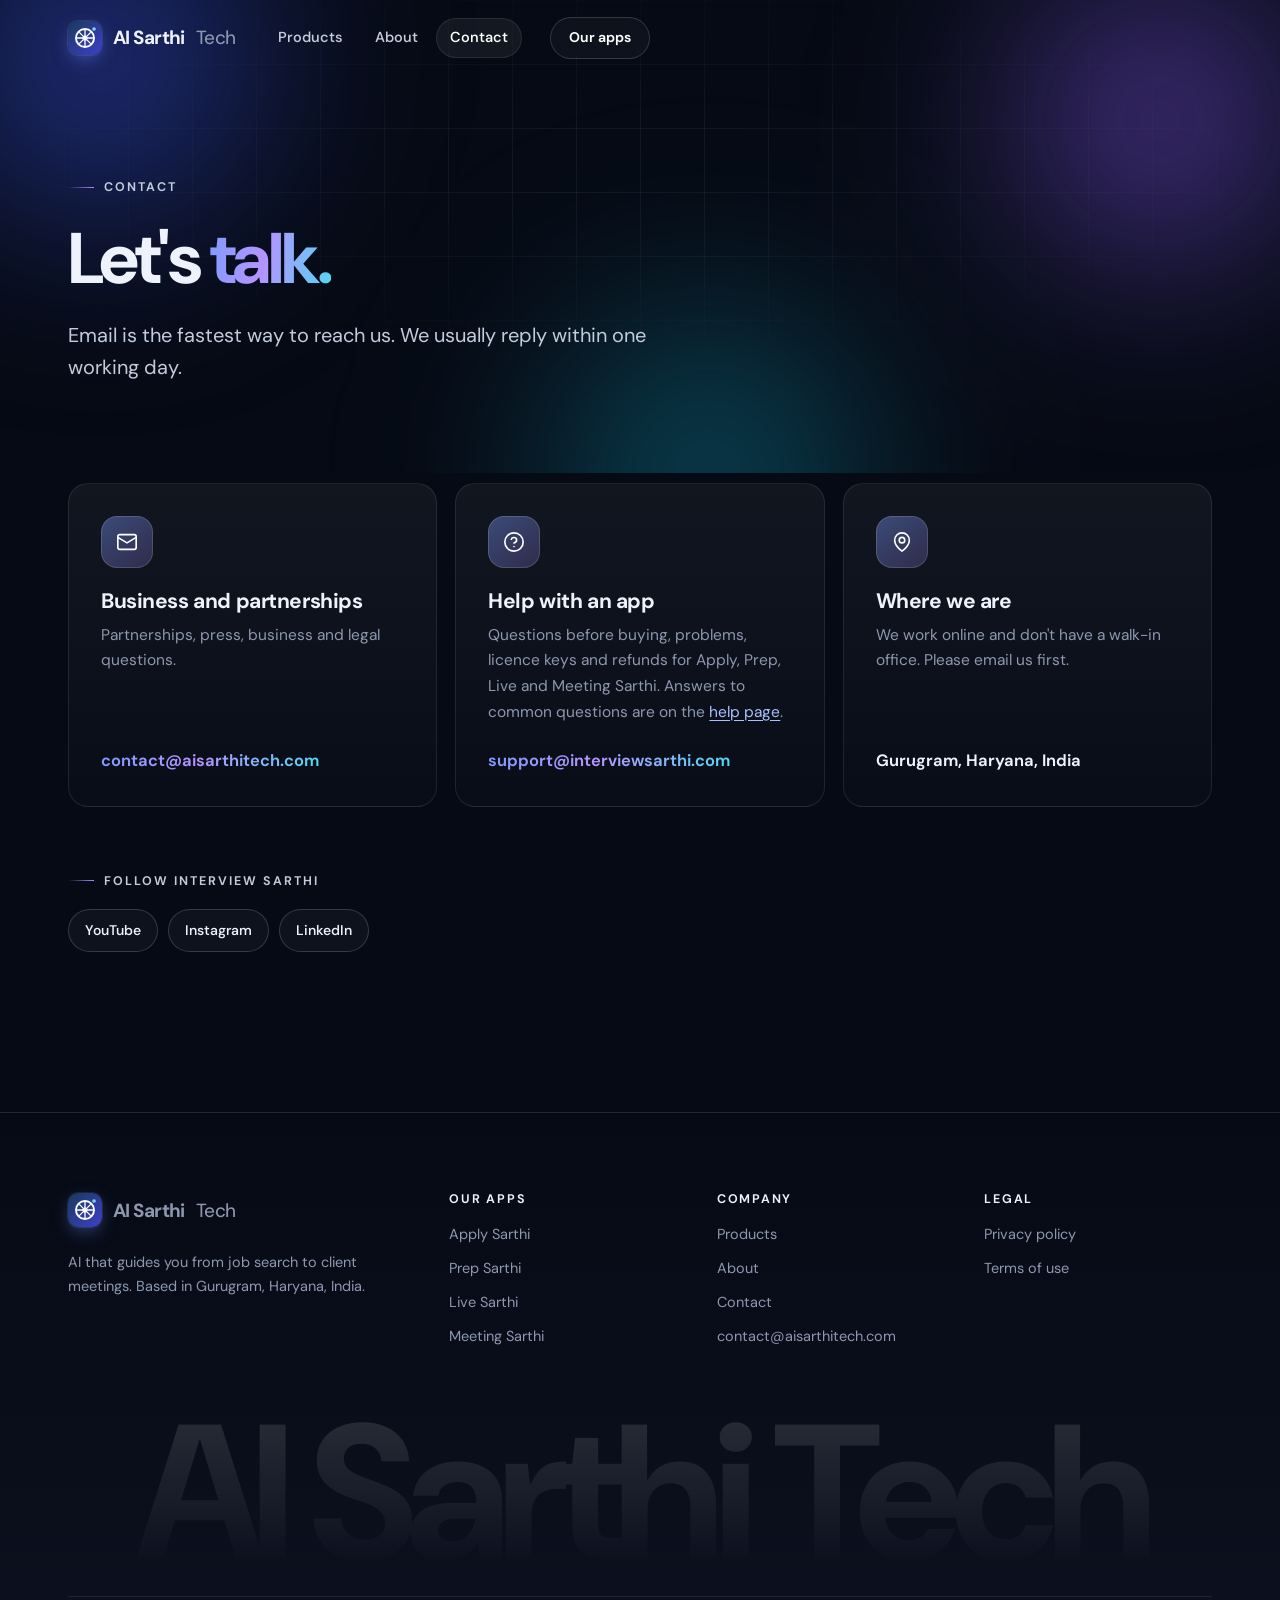
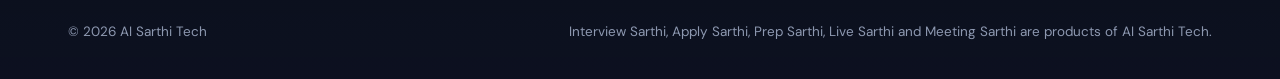
<file: contact/index.html>
<!doctype html>
<html lang="en-IN" class="no-js">
<head>
<meta charset="utf-8">
<meta name="viewport" content="width=device-width, initial-scale=1">
<title>Contact · AI Sarthi Tech</title>
<meta name="description" content="Contact AI Sarthi Tech: business and partnerships at contact@aisarthitech.com, app help at support@interviewsarthi.com. Gurugram, Haryana, India.">
<meta name="robots" content="index, follow">
<link rel="canonical" href="https://aisarthitech.com/contact/">
<meta name="theme-color" content="#060a14">
<meta name="color-scheme" content="dark">
<link rel="icon" href="/assets/mark.svg" type="image/svg+xml">
<link rel="icon" href="/favicon.ico" sizes="32x32 48x48">
<link rel="apple-touch-icon" href="/assets/apple-touch-icon.png">
<link rel="preload" href="/assets/fonts/dm-sans-latin.woff2" as="font" type="font/woff2" crossorigin>
<link rel="stylesheet" href="/assets/site.css?v=20261127b">
<script src="/assets/site.js?v=20261127b" defer></script>
<meta property="og:type" content="website">
<meta property="og:site_name" content="AI Sarthi Tech">
<meta property="og:title" content="Contact · AI Sarthi Tech">
<meta property="og:description" content="Contact AI Sarthi Tech: business and partnerships at contact@aisarthitech.com, app help at support@interviewsarthi.com. Gurugram, Haryana, India.">
<meta property="og:url" content="https://aisarthitech.com/contact/">
<meta property="og:image" content="https://aisarthitech.com/assets/og-image.png">
<meta property="og:image:width" content="1200">
<meta property="og:image:height" content="630">
<meta name="twitter:card" content="summary_large_image">
</head>
<body>
<a class="skip-link" href="#main">Skip to content</a>
<header class="site-header">
  <div class="wrap nav">
    <a class="logo" href="/" aria-label="AI Sarthi Tech home"><img src="/assets/mark.svg" alt="" width="34" height="34">AI Sarthi<span>Tech</span></a>
    <nav aria-label="Main"><ul>
      <li><a href="/products/">Products</a></li>
      <li><a href="/about/">About</a></li>
      <li><a href="/contact/" aria-current="page">Contact</a></li>
    </ul></nav>
    <a class="btn btn-ghost" href="/products/">Our apps</a>
  </div>
</header>

<main id="main">
<section class="page-hero">
  <div class="hero-bg" aria-hidden="true"><div class="aurora a"></div><div class="aurora b"></div><div class="aurora c"></div><div class="grid-fade"></div></div>
  <div class="wrap">
    <span class="eyebrow reveal">Contact</span>
    <h1 class="reveal" style="--d:.08s">Let's <span class="grad-text">talk.</span></h1>
    <p class="lead reveal" style="--d:.16s">Email is the fastest way to reach us. We usually reply within one working day.</p>
  </div>
</section>
<section class="section" style="padding-top:10px">
  <div class="wrap">
    <div class="contact-grid">
      <article class="card contact-card reveal"><span class="ico"><svg class="icon" viewBox="0 0 24 24" aria-hidden="true"><rect x="2" y="4" width="20" height="16" rx="2"/><path d="m22 7-10 6L2 7"/></svg></span><h2>Business and partnerships</h2><p>Partnerships, press, business and legal questions.</p><a class="addr" href="mailto:contact@aisarthitech.com"><span>contact@aisarthitech.com</span></a></article>
      <article class="card contact-card reveal" style="--d:.1s"><span class="ico"><svg class="icon" viewBox="0 0 24 24" aria-hidden="true"><circle cx="12" cy="12" r="10"/><path d="M9.1 9a3 3 0 0 1 5.8 1c0 2-3 3-3 3"/><path d="M12 17h.01"/></svg></span><h2>Help with an app</h2><p>Questions before buying, problems, licence keys and refunds for Apply, Prep, Live and Meeting Sarthi. Answers to common questions are on the <a href="https://interviewsarthi.com/help.html">help page</a>.</p><a class="addr" href="mailto:support@interviewsarthi.com"><span>support@interviewsarthi.com</span></a></article>
      <article class="card contact-card reveal" style="--d:.2s"><span class="ico"><svg class="icon" viewBox="0 0 24 24" aria-hidden="true"><path d="M20 10c0 6-8 12-8 12S4 16 4 10a8 8 0 1 1 16 0z"/><circle cx="12" cy="10" r="3"/></svg></span><h2>Where we are</h2><p>We work online and don't have a walk-in office. Please email us first.</p><span class="plain">Gurugram, Haryana, India</span></article>
    </div>
    <div class="reveal" style="margin-top:56px">
      <span class="eyebrow">Follow Interview Sarthi</span>
      <div class="socials"><a href="https://www.youtube.com/@InterviewSarthi">YouTube</a><a href="https://www.instagram.com/interviewsarthi/">Instagram</a><a href="https://www.linkedin.com/company/interview-sarthi/">LinkedIn</a></div>
    </div>
  </div>
</section>
</main>
<footer class="site-footer">
  <div class="wrap">
    <div class="foot-grid">
      <div class="foot-about">
        <a class="logo" href="/"><img src="/assets/mark.svg" alt="" width="34" height="34">AI Sarthi<span>Tech</span></a>
        <p>AI that guides you from job search to client meetings. Based in Gurugram, Haryana, India.</p>
      </div>
      <div><h2>Our apps</h2><ul><li><a href="https://interviewsarthi.com/apply/">Apply Sarthi</a></li><li><a href="https://interviewsarthi.com/prep/">Prep Sarthi</a></li><li><a href="https://interviewsarthi.com/live/">Live Sarthi</a></li><li><a href="https://interviewsarthi.com/meeting/">Meeting Sarthi</a></li></ul></div>
      <div><h2>Company</h2><ul><li><a href="/products/">Products</a></li><li><a href="/about/">About</a></li><li><a href="/contact/">Contact</a></li><li><a href="mailto:contact@aisarthitech.com">contact@aisarthitech.com</a></li></ul></div>
      <div><h2>Legal</h2><ul><li><a href="/privacy/">Privacy policy</a></li><li><a href="/terms/">Terms of use</a></li></ul></div>
    </div>
    <div class="giant" aria-hidden="true">AI Sarthi Tech</div>
    <div class="foot-bottom">
      <span>© 2026 AI Sarthi Tech</span>
      <span>Interview Sarthi, Apply Sarthi, Prep Sarthi, Live Sarthi and Meeting Sarthi are products of AI Sarthi Tech.</span>
    </div>
  </div>
</footer>
<script src="https://apply.interviewsarthi.com/chat/widget.js" data-site="main" defer></script>
</body>
</html>
</file>
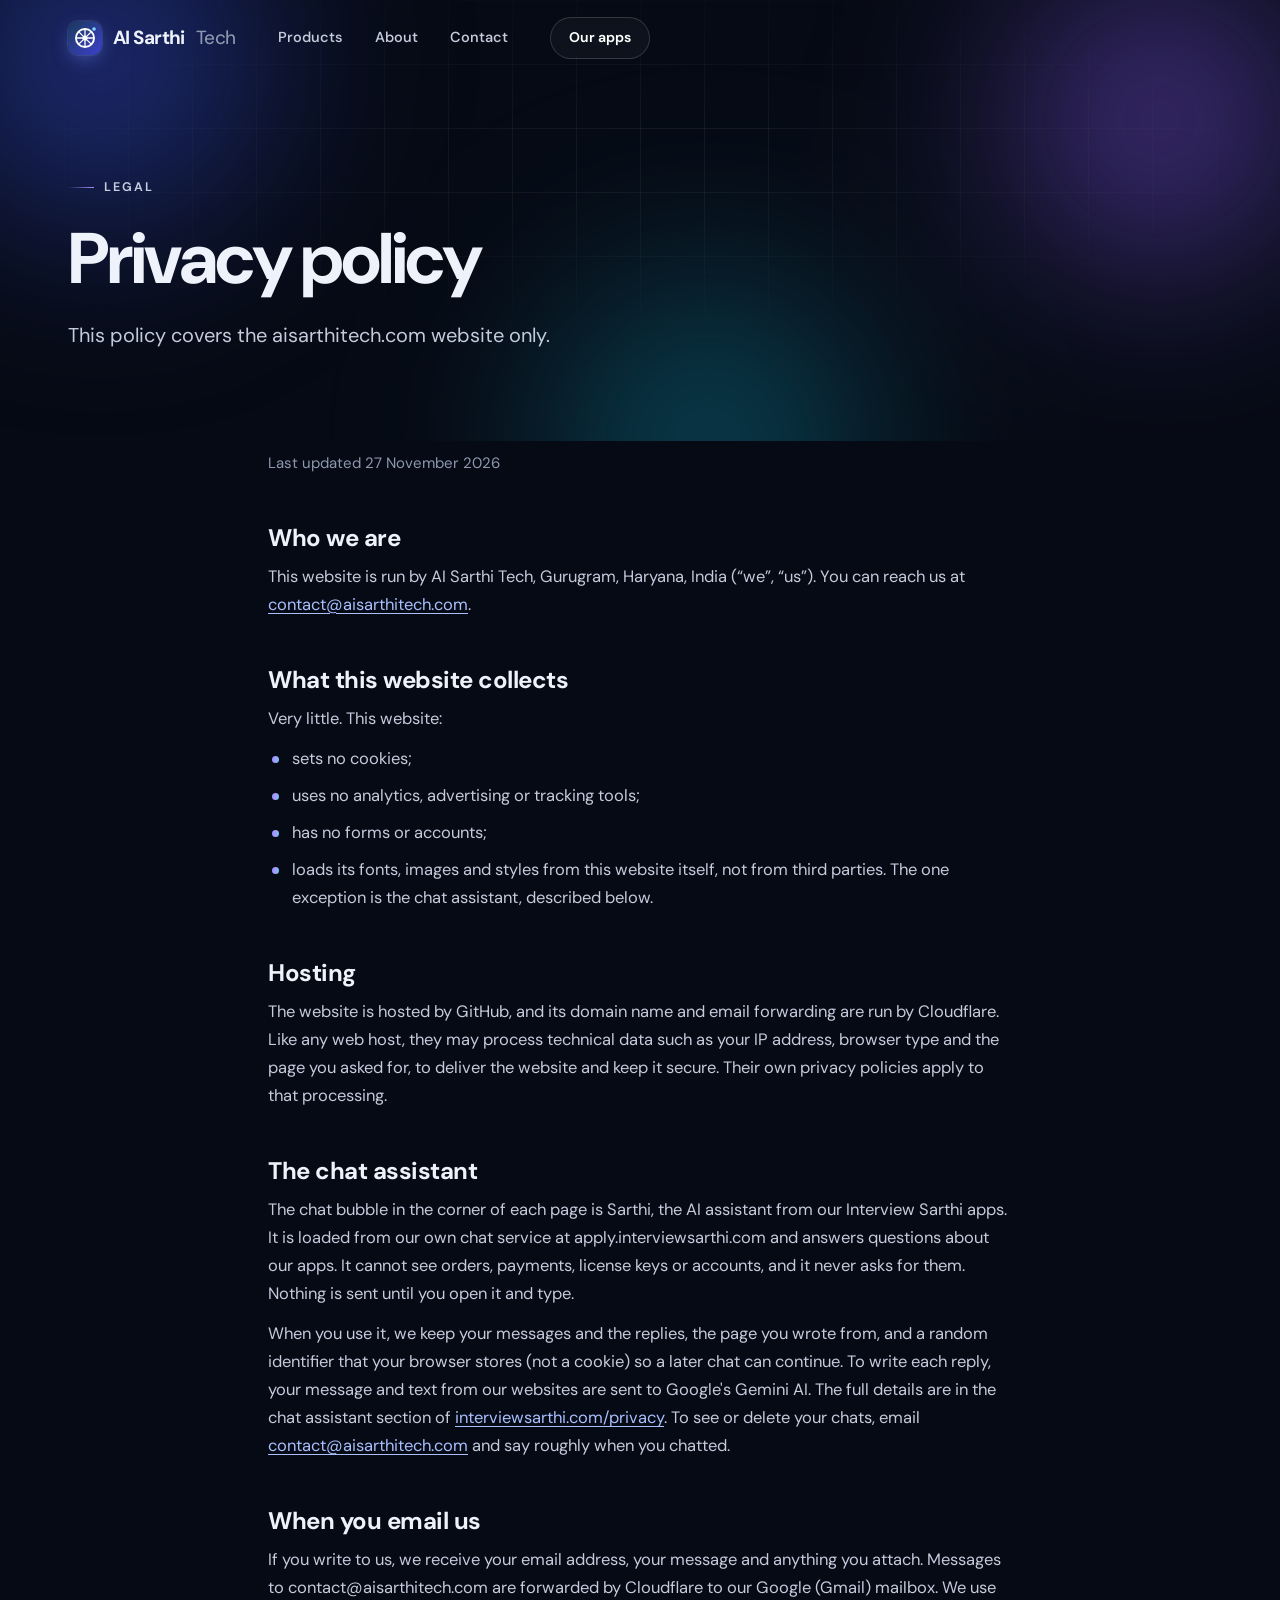
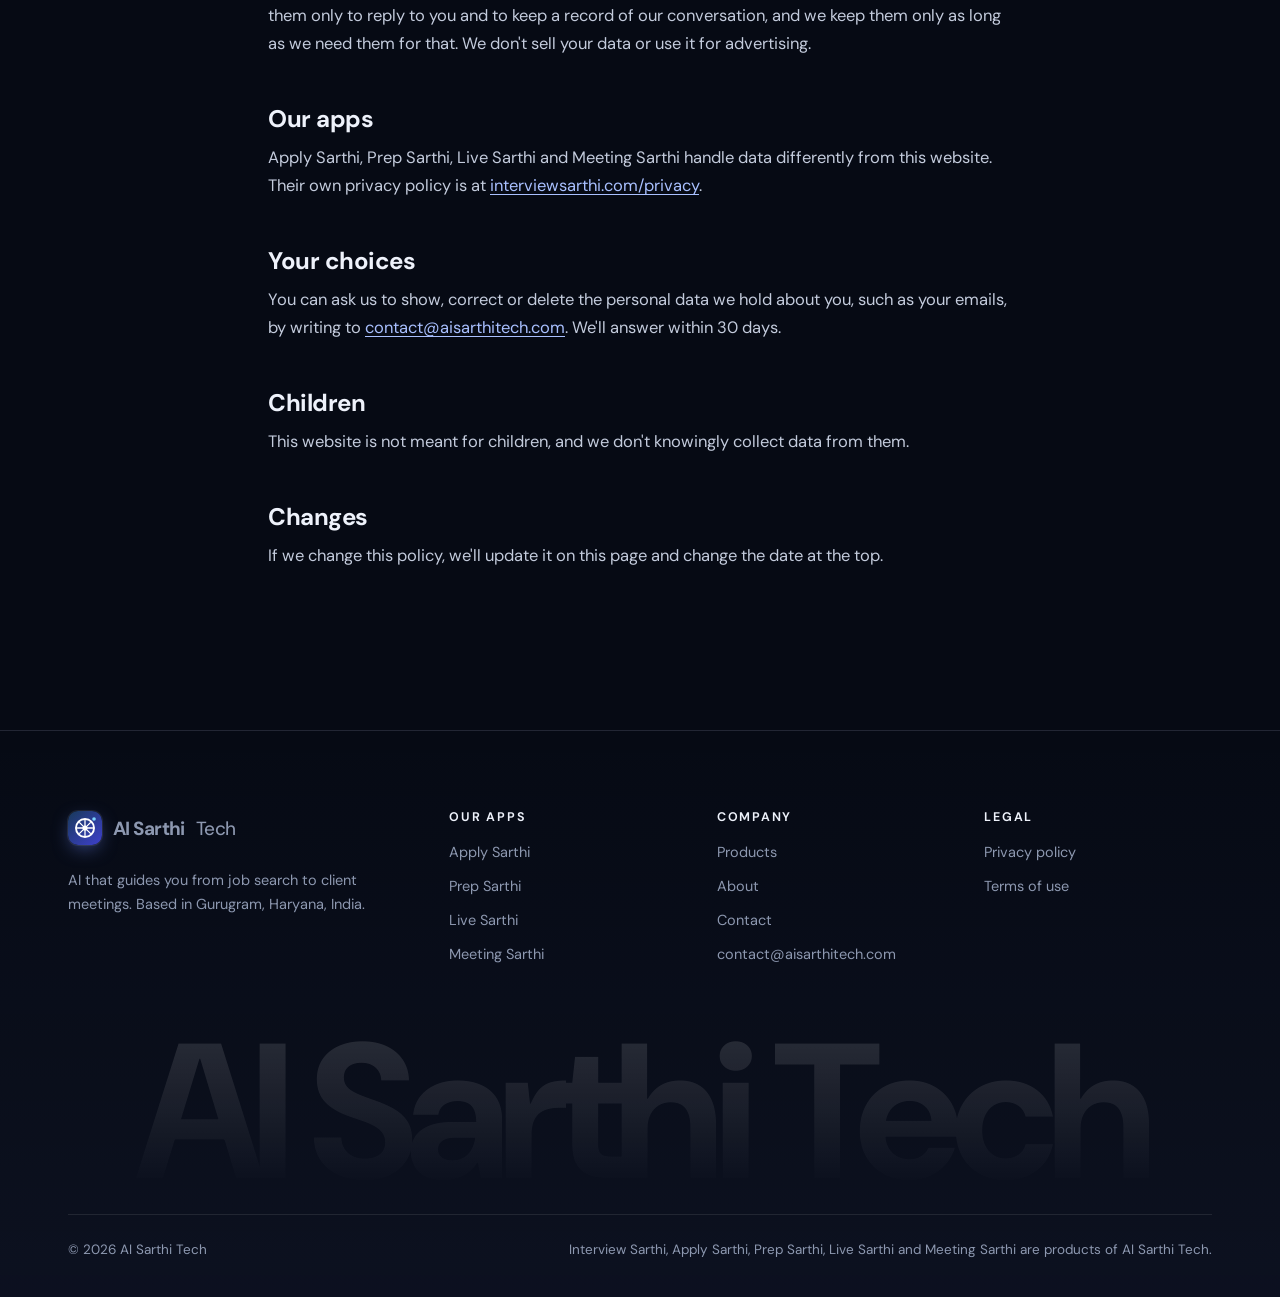
<file: privacy/index.html>
<!doctype html>
<html lang="en-IN" class="no-js">
<head>
<meta charset="utf-8">
<meta name="viewport" content="width=device-width, initial-scale=1">
<title>Privacy policy · AI Sarthi Tech</title>
<meta name="description" content="Privacy policy for the aisarthitech.com website.">
<meta name="robots" content="index, follow">
<link rel="canonical" href="https://aisarthitech.com/privacy/">
<meta name="theme-color" content="#060a14">
<meta name="color-scheme" content="dark">
<link rel="icon" href="/assets/mark.svg" type="image/svg+xml">
<link rel="icon" href="/favicon.ico" sizes="32x32 48x48">
<link rel="apple-touch-icon" href="/assets/apple-touch-icon.png">
<link rel="preload" href="/assets/fonts/dm-sans-latin.woff2" as="font" type="font/woff2" crossorigin>
<link rel="stylesheet" href="/assets/site.css?v=20261127b">
<script src="/assets/site.js?v=20261127b" defer></script>
<meta property="og:type" content="website">
<meta property="og:site_name" content="AI Sarthi Tech">
<meta property="og:title" content="Privacy policy · AI Sarthi Tech">
<meta property="og:description" content="Privacy policy for the aisarthitech.com website.">
<meta property="og:url" content="https://aisarthitech.com/privacy/">
<meta property="og:image" content="https://aisarthitech.com/assets/og-image.png">
<meta property="og:image:width" content="1200">
<meta property="og:image:height" content="630">
<meta name="twitter:card" content="summary_large_image">
</head>
<body>
<a class="skip-link" href="#main">Skip to content</a>
<header class="site-header">
  <div class="wrap nav">
    <a class="logo" href="/" aria-label="AI Sarthi Tech home"><img src="/assets/mark.svg" alt="" width="34" height="34">AI Sarthi<span>Tech</span></a>
    <nav aria-label="Main"><ul>
      <li><a href="/products/">Products</a></li>
      <li><a href="/about/">About</a></li>
      <li><a href="/contact/">Contact</a></li>
    </ul></nav>
    <a class="btn btn-ghost" href="/products/">Our apps</a>
  </div>
</header>

<main id="main">
<section class="page-hero">
  <div class="hero-bg" aria-hidden="true"><div class="aurora a"></div><div class="aurora b"></div><div class="aurora c"></div><div class="grid-fade"></div></div>
  <div class="wrap">
    <span class="eyebrow">Legal</span>
    <h1>Privacy policy</h1>
    <p class="lead">This policy covers the aisarthitech.com website only.</p>
  </div>
</section>
<section class="section" style="padding-top:10px">
  <div class="wrap legal">
    <p class="updated">Last updated 27 November 2026</p>

    <h2>Who we are</h2>
    <p>This website is run by AI Sarthi Tech, Gurugram, Haryana, India (“we”, “us”). You can reach us at <a href="mailto:contact@aisarthitech.com">contact@aisarthitech.com</a>.</p>

    <h2>What this website collects</h2>
    <p>Very little. This website:</p>
    <ul>
      <li>sets no cookies;</li>
      <li>uses no analytics, advertising or tracking tools;</li>
      <li>has no forms or accounts;</li>
      <li>loads its fonts, images and styles from this website itself, not from third parties. The one exception is the chat assistant, described below.</li>
    </ul>

    <h2>Hosting</h2>
    <p>The website is hosted by GitHub, and its domain name and email forwarding are run by Cloudflare. Like any web host, they may process technical data such as your IP address, browser type and the page you asked for, to deliver the website and keep it secure. Their own privacy policies apply to that processing.</p>

    <h2>The chat assistant</h2>
    <p>The chat bubble in the corner of each page is Sarthi, the AI assistant from our Interview Sarthi apps. It is loaded from our own chat service at apply.interviewsarthi.com and answers questions about our apps. It cannot see orders, payments, license keys or accounts, and it never asks for them. Nothing is sent until you open it and type.</p>
    <p>When you use it, we keep your messages and the replies, the page you wrote from, and a random identifier that your browser stores (not a cookie) so a later chat can continue. To write each reply, your message and text from our websites are sent to Google's Gemini AI. The full details are in the chat assistant section of <a href="https://interviewsarthi.com/privacy.html">interviewsarthi.com/privacy</a>. To see or delete your chats, email <a href="mailto:contact@aisarthitech.com">contact@aisarthitech.com</a> and say roughly when you chatted.</p>

    <h2>When you email us</h2>
    <p>If you write to us, we receive your email address, your message and anything you attach. Messages to contact@aisarthitech.com are forwarded by Cloudflare to our Google (Gmail) mailbox. We use them only to reply to you and to keep a record of our conversation, and we keep them only as long as we need them for that. We don't sell your data or use it for advertising.</p>

    <h2>Our apps</h2>
    <p>Apply Sarthi, Prep Sarthi, Live Sarthi and Meeting Sarthi handle data differently from this website. Their own privacy policy is at <a href="https://interviewsarthi.com/privacy.html">interviewsarthi.com/privacy</a>.</p>

    <h2>Your choices</h2>
    <p>You can ask us to show, correct or delete the personal data we hold about you, such as your emails, by writing to <a href="mailto:contact@aisarthitech.com">contact@aisarthitech.com</a>. We'll answer within 30 days.</p>

    <h2>Children</h2>
    <p>This website is not meant for children, and we don't knowingly collect data from them.</p>

    <h2>Changes</h2>
    <p>If we change this policy, we'll update it on this page and change the date at the top.</p>
  </div>
</section>
</main>
<footer class="site-footer">
  <div class="wrap">
    <div class="foot-grid">
      <div class="foot-about">
        <a class="logo" href="/"><img src="/assets/mark.svg" alt="" width="34" height="34">AI Sarthi<span>Tech</span></a>
        <p>AI that guides you from job search to client meetings. Based in Gurugram, Haryana, India.</p>
      </div>
      <div><h2>Our apps</h2><ul><li><a href="https://interviewsarthi.com/apply/">Apply Sarthi</a></li><li><a href="https://interviewsarthi.com/prep/">Prep Sarthi</a></li><li><a href="https://interviewsarthi.com/live/">Live Sarthi</a></li><li><a href="https://interviewsarthi.com/meeting/">Meeting Sarthi</a></li></ul></div>
      <div><h2>Company</h2><ul><li><a href="/products/">Products</a></li><li><a href="/about/">About</a></li><li><a href="/contact/">Contact</a></li><li><a href="mailto:contact@aisarthitech.com">contact@aisarthitech.com</a></li></ul></div>
      <div><h2>Legal</h2><ul><li><a href="/privacy/">Privacy policy</a></li><li><a href="/terms/">Terms of use</a></li></ul></div>
    </div>
    <div class="giant" aria-hidden="true">AI Sarthi Tech</div>
    <div class="foot-bottom">
      <span>© 2026 AI Sarthi Tech</span>
      <span>Interview Sarthi, Apply Sarthi, Prep Sarthi, Live Sarthi and Meeting Sarthi are products of AI Sarthi Tech.</span>
    </div>
  </div>
</footer>
<script src="https://apply.interviewsarthi.com/chat/widget.js" data-site="main" defer></script>
</body>
</html>
</file>
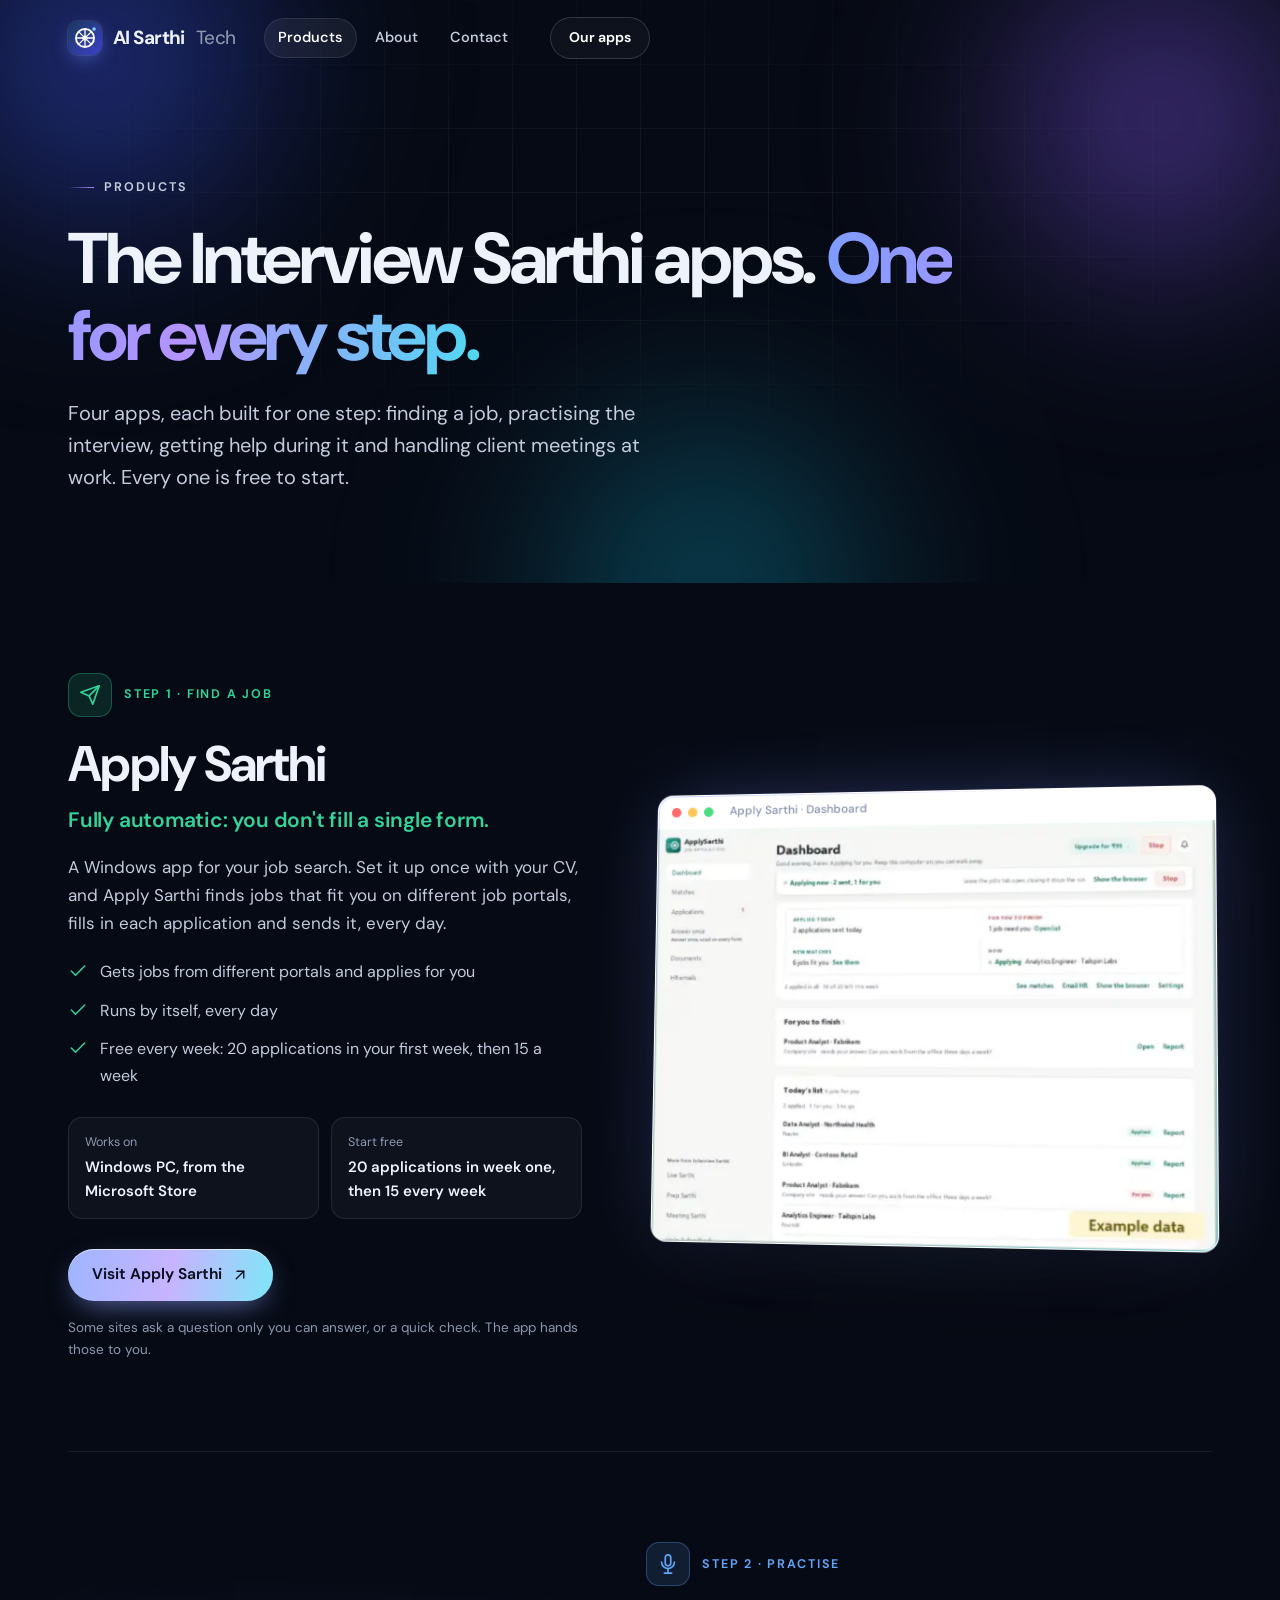
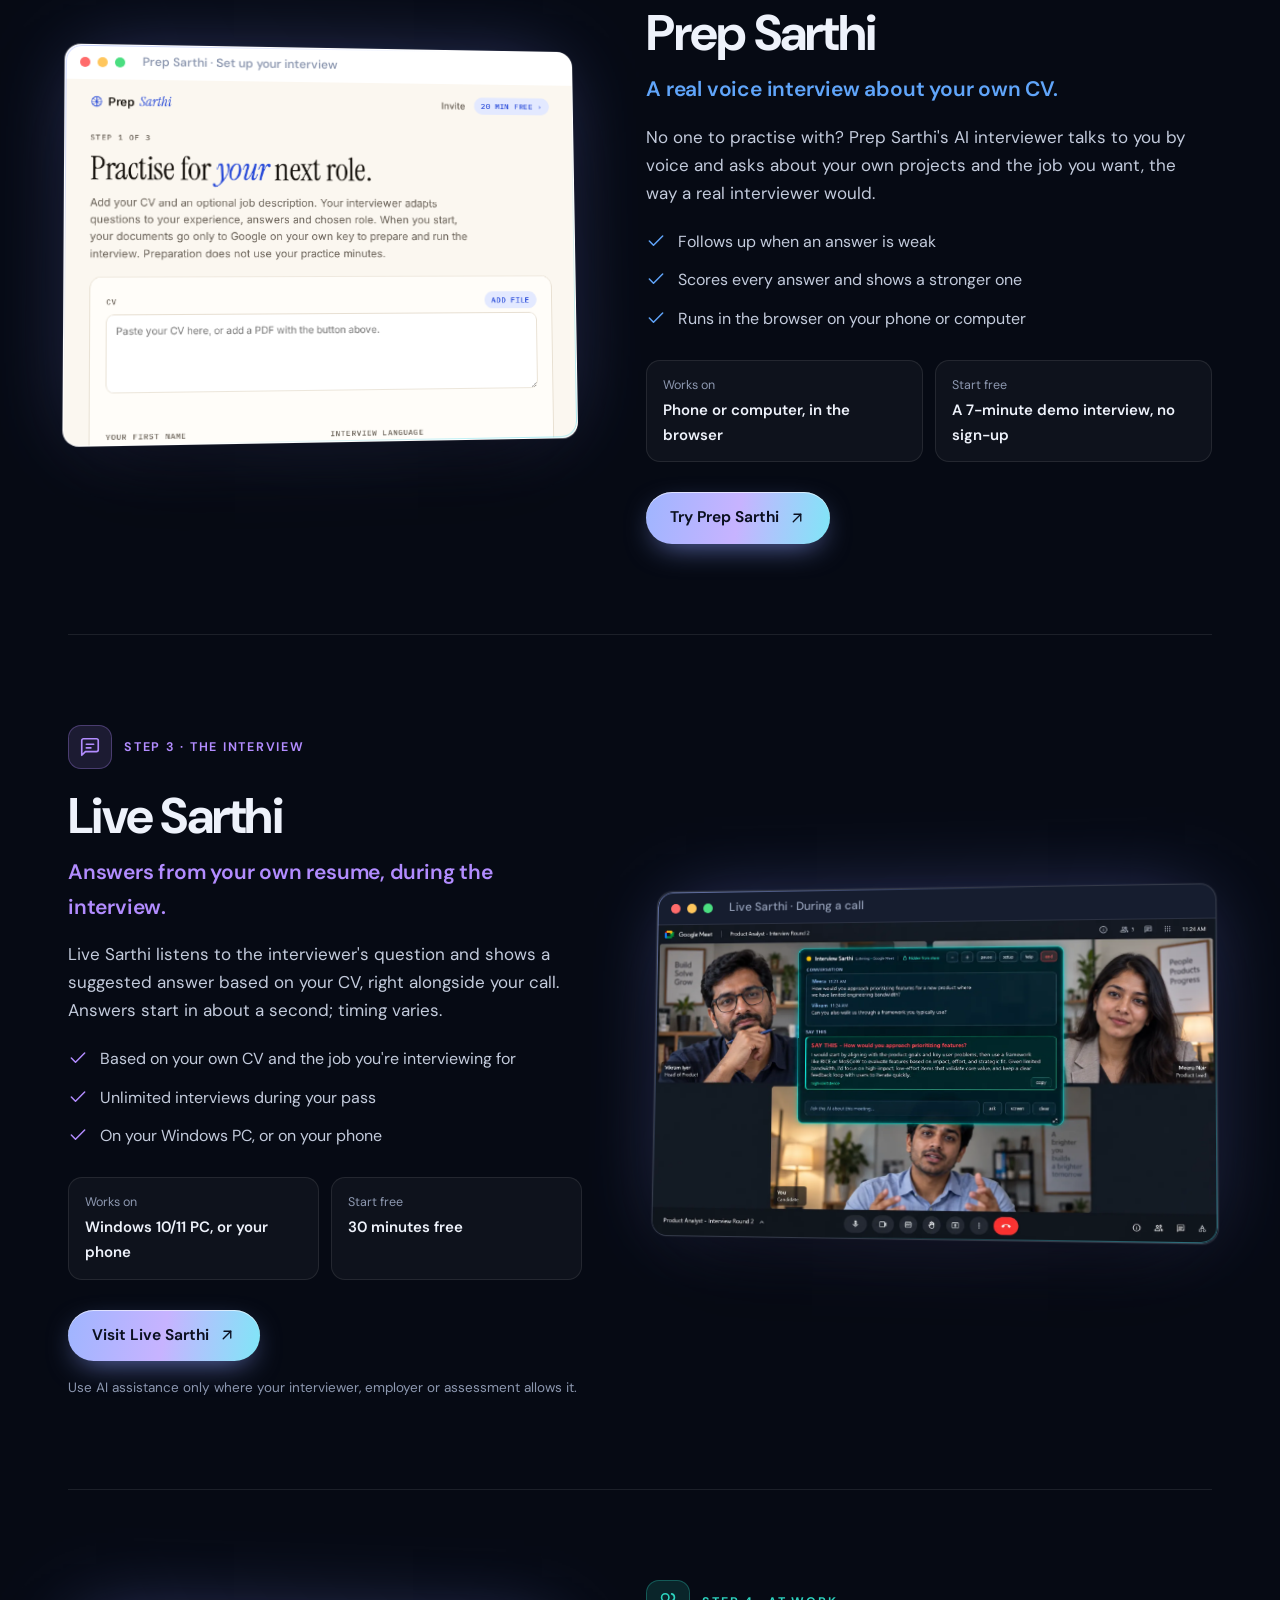
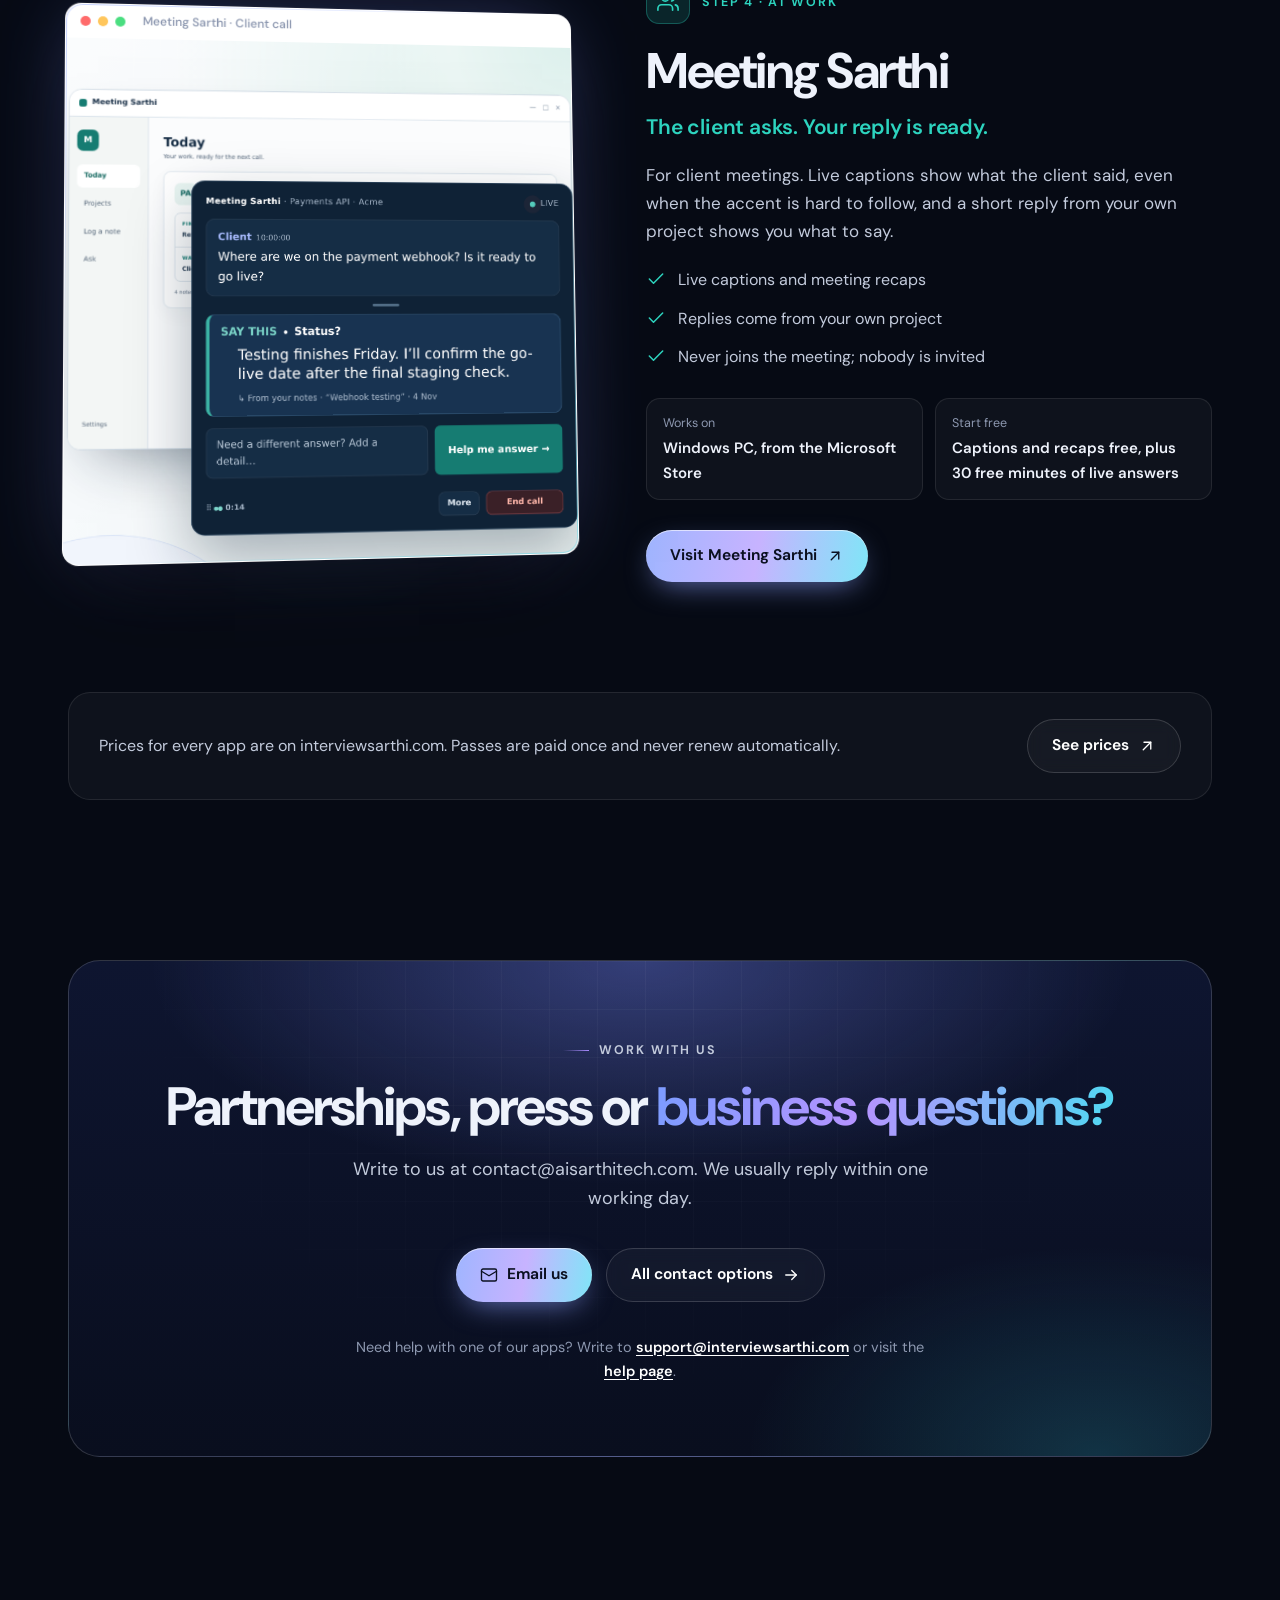
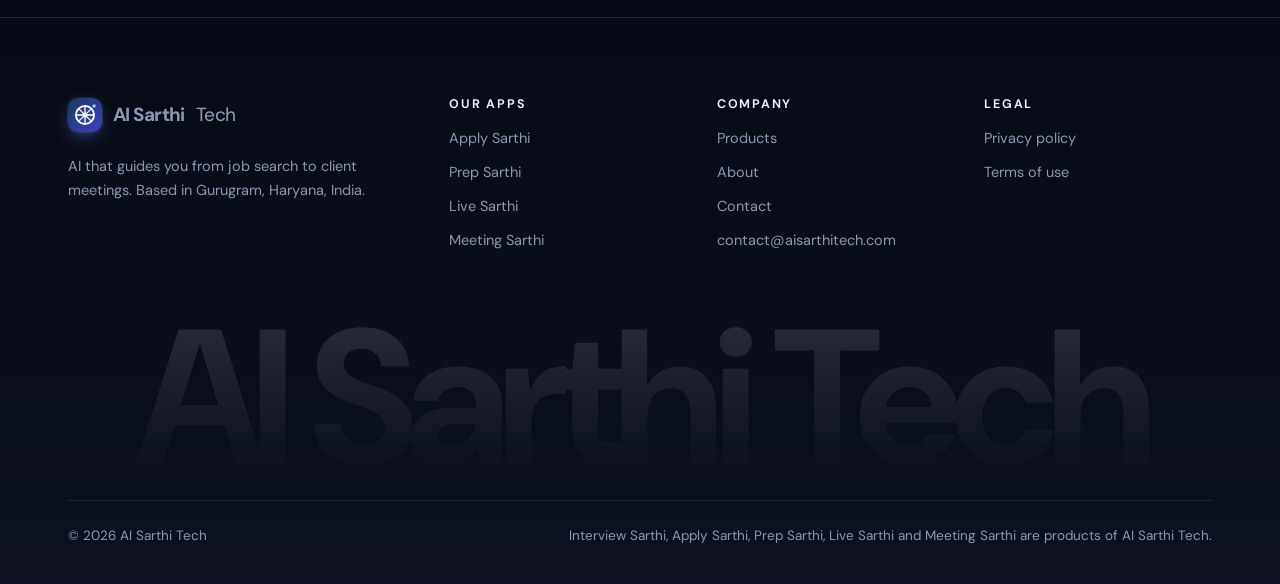
<file: products/index.html>
<!doctype html>
<html lang="en-IN" class="no-js">
<head>
<meta charset="utf-8">
<meta name="viewport" content="width=device-width, initial-scale=1">
<title>Products · AI Sarthi Tech</title>
<meta name="description" content="Apply Sarthi, Prep Sarthi, Live Sarthi and Meeting Sarthi: four AI apps from AI Sarthi Tech, one for every step from job search to client meetings.">
<meta name="robots" content="index, follow">
<link rel="canonical" href="https://aisarthitech.com/products/">
<meta name="theme-color" content="#060a14">
<meta name="color-scheme" content="dark">
<link rel="icon" href="/assets/mark.svg" type="image/svg+xml">
<link rel="icon" href="/favicon.ico" sizes="32x32 48x48">
<link rel="apple-touch-icon" href="/assets/apple-touch-icon.png">
<link rel="preload" href="/assets/fonts/dm-sans-latin.woff2" as="font" type="font/woff2" crossorigin>
<link rel="stylesheet" href="/assets/site.css?v=20261127b">
<script src="/assets/site.js?v=20261127b" defer></script>
<meta property="og:type" content="website">
<meta property="og:site_name" content="AI Sarthi Tech">
<meta property="og:title" content="Products · AI Sarthi Tech">
<meta property="og:description" content="Apply Sarthi, Prep Sarthi, Live Sarthi and Meeting Sarthi: four AI apps from AI Sarthi Tech, one for every step from job search to client meetings.">
<meta property="og:url" content="https://aisarthitech.com/products/">
<meta property="og:image" content="https://aisarthitech.com/assets/og-image.png">
<meta property="og:image:width" content="1200">
<meta property="og:image:height" content="630">
<meta name="twitter:card" content="summary_large_image">
<script type="application/ld+json">{"@context": "https://schema.org", "@type": "ItemList", "name": "Apps by AI Sarthi Tech", "itemListElement": [{"@type": "ListItem", "position": 1, "name": "Apply Sarthi", "url": "https://interviewsarthi.com/apply/", "description": "Windows app that finds jobs that fit your CV on different job portals and applies for you, every day."}, {"@type": "ListItem", "position": 2, "name": "Prep Sarthi", "url": "https://interviewsarthi.com/prep/", "description": "AI voice mock interviewer that asks about your own CV and the job you want, scores every answer and shows a stronger one."}, {"@type": "ListItem", "position": 3, "name": "Live Sarthi", "url": "https://interviewsarthi.com/live/", "description": "AI interview assistant that listens to the interviewer's question and shows a suggested answer based on your CV during the interview."}, {"@type": "ListItem", "position": 4, "name": "Meeting Sarthi", "url": "https://interviewsarthi.com/meeting/", "description": "Windows app for client and work calls: live captions, a recap after every call, and short replies from your own project notes."}]}</script>
</head>
<body>
<a class="skip-link" href="#main">Skip to content</a>
<header class="site-header">
  <div class="wrap nav">
    <a class="logo" href="/" aria-label="AI Sarthi Tech home"><img src="/assets/mark.svg" alt="" width="34" height="34">AI Sarthi<span>Tech</span></a>
    <nav aria-label="Main"><ul>
      <li><a href="/products/" aria-current="page">Products</a></li>
      <li><a href="/about/">About</a></li>
      <li><a href="/contact/">Contact</a></li>
    </ul></nav>
    <a class="btn btn-ghost" href="/products/">Our apps</a>
  </div>
</header>

<main id="main">
<section class="page-hero">
  <div class="hero-bg" aria-hidden="true"><div class="aurora a"></div><div class="aurora b"></div><div class="aurora c"></div><div class="grid-fade"></div></div>
  <div class="wrap">
    <span class="eyebrow reveal">Products</span>
    <h1 class="reveal" style="--d:.08s">The Interview Sarthi apps. <span class="grad-text">One for every step.</span></h1>
    <p class="lead reveal" style="--d:.16s">Four apps, each built for one step: finding a job, practising the interview, getting help during it and handling client meetings at work. Every one is free to start.</p>
  </div>
</section>
<section class="section" style="padding-top:0">
  <div class="wrap">
  <article class="product" id="apply" style="--k:var(--apply)">
    <div class="reveal">
      <span class="tag"><span class="ico"><svg class="icon" viewBox="0 0 24 24" aria-hidden="true"><path d="M22 2 11 13"/><path d="M22 2 15 22l-4-9-9-4 20-7z"/></svg></span>Step 1 · Find a job</span>
      <h2>Apply Sarthi</h2>
      <p class="usp">Fully automatic: you don't fill a single form.</p>
      <p class="desc">A Windows app for your job search. Set it up once with your CV, and Apply Sarthi finds jobs that fit you on different job portals, fills in each application and sends it, every day.</p>
      <ul class="ticks"><li><svg class="icon" viewBox="0 0 24 24" aria-hidden="true"><path d="M20 6 9 17l-5-5"/></svg>Gets jobs from different portals and applies for you</li><li><svg class="icon" viewBox="0 0 24 24" aria-hidden="true"><path d="M20 6 9 17l-5-5"/></svg>Runs by itself, every day</li><li><svg class="icon" viewBox="0 0 24 24" aria-hidden="true"><path d="M20 6 9 17l-5-5"/></svg>Free every week: 20 applications in your first week, then 15 a week</li></ul>
      <dl class="facts-row"><div><dt>Works on</dt><dd>Windows PC, from the Microsoft Store</dd></div><div><dt>Start free</dt><dd>20 applications in week one, then 15 every week</dd></div></dl>
      <div class="actions"><a class="btn btn-primary" href="https://interviewsarthi.com/apply/">Visit Apply Sarthi <svg class="icon" viewBox="0 0 24 24" aria-hidden="true"><path d="M7 17 17 7"/><path d="M8 7h9v9"/></svg></a></div>
      <p class="fine">Some sites ask a question only you can answer, or a quick check. The app hands those to you.</p>
    </div>
    <div class="product-media reveal" style="--d:.12s"><div class="frame light"><div class="frame-bar"><i></i><i></i><i></i><b>Apply Sarthi · Dashboard</b></div><img src="/assets/screens/apply.png" alt="Apply Sarthi app screen" width="1208" height="902" loading="lazy" decoding="async"></div></div>
  </article>
  <article class="product" id="prep" style="--k:var(--prep)">
    <div class="reveal">
      <span class="tag"><span class="ico"><svg class="icon" viewBox="0 0 24 24" aria-hidden="true"><rect x="9" y="2" width="6" height="12" rx="3"/><path d="M5 10a7 7 0 0 0 14 0"/><path d="M12 17v5"/><path d="M8 22h8"/></svg></span>Step 2 · Practise</span>
      <h2>Prep Sarthi</h2>
      <p class="usp">A real voice interview about your own CV.</p>
      <p class="desc">No one to practise with? Prep Sarthi's AI interviewer talks to you by voice and asks about your own projects and the job you want, the way a real interviewer would.</p>
      <ul class="ticks"><li><svg class="icon" viewBox="0 0 24 24" aria-hidden="true"><path d="M20 6 9 17l-5-5"/></svg>Follows up when an answer is weak</li><li><svg class="icon" viewBox="0 0 24 24" aria-hidden="true"><path d="M20 6 9 17l-5-5"/></svg>Scores every answer and shows a stronger one</li><li><svg class="icon" viewBox="0 0 24 24" aria-hidden="true"><path d="M20 6 9 17l-5-5"/></svg>Runs in the browser on your phone or computer</li></ul>
      <dl class="facts-row"><div><dt>Works on</dt><dd>Phone or computer, in the browser</dd></div><div><dt>Start free</dt><dd>A 7-minute demo interview, no sign-up</dd></div></dl>
      <div class="actions"><a class="btn btn-primary" href="https://interviewsarthi.com/prep/">Try Prep Sarthi <svg class="icon" viewBox="0 0 24 24" aria-hidden="true"><path d="M7 17 17 7"/><path d="M8 7h9v9"/></svg></a></div>
      
    </div>
    <div class="product-media reveal" style="--d:.12s"><div class="frame light"><div class="frame-bar"><i></i><i></i><i></i><b>Prep Sarthi · Set up your interview</b></div><img src="/assets/screens/prep.png" alt="Prep Sarthi app screen" width="800" height="560" loading="lazy" decoding="async"></div></div>
  </article>
  <article class="product" id="live" style="--k:var(--live)">
    <div class="reveal">
      <span class="tag"><span class="ico"><svg class="icon" viewBox="0 0 24 24" aria-hidden="true"><path d="M21 15a2 2 0 0 1-2 2H7l-4 4V5a2 2 0 0 1 2-2h14a2 2 0 0 1 2 2z"/><path d="M8 9h8M8 13h5"/></svg></span>Step 3 · The interview</span>
      <h2>Live Sarthi</h2>
      <p class="usp">Answers from your own resume, during the interview.</p>
      <p class="desc">Live Sarthi listens to the interviewer's question and shows a suggested answer based on your CV, right alongside your call. Answers start in about a second; timing varies.</p>
      <ul class="ticks"><li><svg class="icon" viewBox="0 0 24 24" aria-hidden="true"><path d="M20 6 9 17l-5-5"/></svg>Based on your own CV and the job you're interviewing for</li><li><svg class="icon" viewBox="0 0 24 24" aria-hidden="true"><path d="M20 6 9 17l-5-5"/></svg>Unlimited interviews during your pass</li><li><svg class="icon" viewBox="0 0 24 24" aria-hidden="true"><path d="M20 6 9 17l-5-5"/></svg>On your Windows PC, or on your phone</li></ul>
      <dl class="facts-row"><div><dt>Works on</dt><dd>Windows 10/11 PC, or your phone</dd></div><div><dt>Start free</dt><dd>30 minutes free</dd></div></dl>
      <div class="actions"><a class="btn btn-primary" href="https://interviewsarthi.com/live/">Visit Live Sarthi <svg class="icon" viewBox="0 0 24 24" aria-hidden="true"><path d="M7 17 17 7"/><path d="M8 7h9v9"/></svg></a></div>
      <p class="fine">Use AI assistance only where your interviewer, employer or assessment allows it.</p>
    </div>
    <div class="product-media reveal" style="--d:.12s"><div class="frame "><div class="frame-bar"><i></i><i></i><i></i><b>Live Sarthi · During a call</b></div><img src="/assets/screens/live.webp" alt="Live Sarthi app screen" width="1672" height="941" loading="lazy" decoding="async"></div></div>
  </article>
  <article class="product" id="meeting" style="--k:var(--meeting)">
    <div class="reveal">
      <span class="tag"><span class="ico"><svg class="icon" viewBox="0 0 24 24" aria-hidden="true"><path d="M17 21v-2a4 4 0 0 0-4-4H5a4 4 0 0 0-4 4v2"/><circle cx="9" cy="7" r="4"/><path d="M23 21v-2a4 4 0 0 0-3-3.87"/><path d="M16 3.13a4 4 0 0 1 0 7.75"/></svg></span>Step 4 · At work</span>
      <h2>Meeting Sarthi</h2>
      <p class="usp">The client asks. Your reply is ready.</p>
      <p class="desc">For client meetings. Live captions show what the client said, even when the accent is hard to follow, and a short reply from your own project shows you what to say.</p>
      <ul class="ticks"><li><svg class="icon" viewBox="0 0 24 24" aria-hidden="true"><path d="M20 6 9 17l-5-5"/></svg>Live captions and meeting recaps</li><li><svg class="icon" viewBox="0 0 24 24" aria-hidden="true"><path d="M20 6 9 17l-5-5"/></svg>Replies come from your own project</li><li><svg class="icon" viewBox="0 0 24 24" aria-hidden="true"><path d="M20 6 9 17l-5-5"/></svg>Never joins the meeting; nobody is invited</li></ul>
      <dl class="facts-row"><div><dt>Works on</dt><dd>Windows PC, from the Microsoft Store</dd></div><div><dt>Start free</dt><dd>Captions and recaps free, plus 30 free minutes of live answers</dd></div></dl>
      <div class="actions"><a class="btn btn-primary" href="https://interviewsarthi.com/meeting/">Visit Meeting Sarthi <svg class="icon" viewBox="0 0 24 24" aria-hidden="true"><path d="M7 17 17 7"/><path d="M8 7h9v9"/></svg></a></div>
      
    </div>
    <div class="product-media reveal" style="--d:.12s"><div class="frame light"><div class="frame-bar"><i></i><i></i><i></i><b>Meeting Sarthi · Client call</b></div><img src="/assets/screens/meeting.png" alt="Meeting Sarthi app screen" width="905" height="912" loading="lazy" decoding="async"></div></div>
  </article>
    <div class="price-note reveal"><p>Prices for every app are on interviewsarthi.com. Passes are paid once and never renew automatically.</p><a class="btn btn-ghost" href="https://interviewsarthi.com/#plans">See prices <svg class="icon" viewBox="0 0 24 24" aria-hidden="true"><path d="M7 17 17 7"/><path d="M8 7h9v9"/></svg></a></div>
  </div>
</section>
<section class="section" style="padding-top:40px">
  <div class="wrap">
    <div class="cta reveal">
      <span class="eyebrow">Work with us</span>
      <h2 style="margin-top:18px">Partnerships, press or <span class="grad-text">business questions?</span></h2>
      <p>Write to us at contact@aisarthitech.com. We usually reply within one working day.</p>
      <div class="actions">
        <a class="btn btn-primary" href="mailto:contact@aisarthitech.com"><svg class="icon" viewBox="0 0 24 24" aria-hidden="true"><rect x="2" y="4" width="20" height="16" rx="2"/><path d="m22 7-10 6L2 7"/></svg> Email us</a>
        <a class="btn btn-ghost" href="/contact/">All contact options <svg class="icon" viewBox="0 0 24 24" aria-hidden="true"><path d="M5 12h14"/><path d="m13 6 6 6-6 6"/></svg></a>
      </div>
      <p class="help">Need help with one of our apps? Write to <a href="mailto:support@interviewsarthi.com">support@interviewsarthi.com</a> or visit the <a href="https://interviewsarthi.com/help.html">help page</a>.</p>
    </div>
  </div>
</section>
</main>
<footer class="site-footer">
  <div class="wrap">
    <div class="foot-grid">
      <div class="foot-about">
        <a class="logo" href="/"><img src="/assets/mark.svg" alt="" width="34" height="34">AI Sarthi<span>Tech</span></a>
        <p>AI that guides you from job search to client meetings. Based in Gurugram, Haryana, India.</p>
      </div>
      <div><h2>Our apps</h2><ul><li><a href="https://interviewsarthi.com/apply/">Apply Sarthi</a></li><li><a href="https://interviewsarthi.com/prep/">Prep Sarthi</a></li><li><a href="https://interviewsarthi.com/live/">Live Sarthi</a></li><li><a href="https://interviewsarthi.com/meeting/">Meeting Sarthi</a></li></ul></div>
      <div><h2>Company</h2><ul><li><a href="/products/">Products</a></li><li><a href="/about/">About</a></li><li><a href="/contact/">Contact</a></li><li><a href="mailto:contact@aisarthitech.com">contact@aisarthitech.com</a></li></ul></div>
      <div><h2>Legal</h2><ul><li><a href="/privacy/">Privacy policy</a></li><li><a href="/terms/">Terms of use</a></li></ul></div>
    </div>
    <div class="giant" aria-hidden="true">AI Sarthi Tech</div>
    <div class="foot-bottom">
      <span>© 2026 AI Sarthi Tech</span>
      <span>Interview Sarthi, Apply Sarthi, Prep Sarthi, Live Sarthi and Meeting Sarthi are products of AI Sarthi Tech.</span>
    </div>
  </div>
</footer>
<script src="https://apply.interviewsarthi.com/chat/widget.js" data-site="main" defer></script>
</body>
</html>
</file>
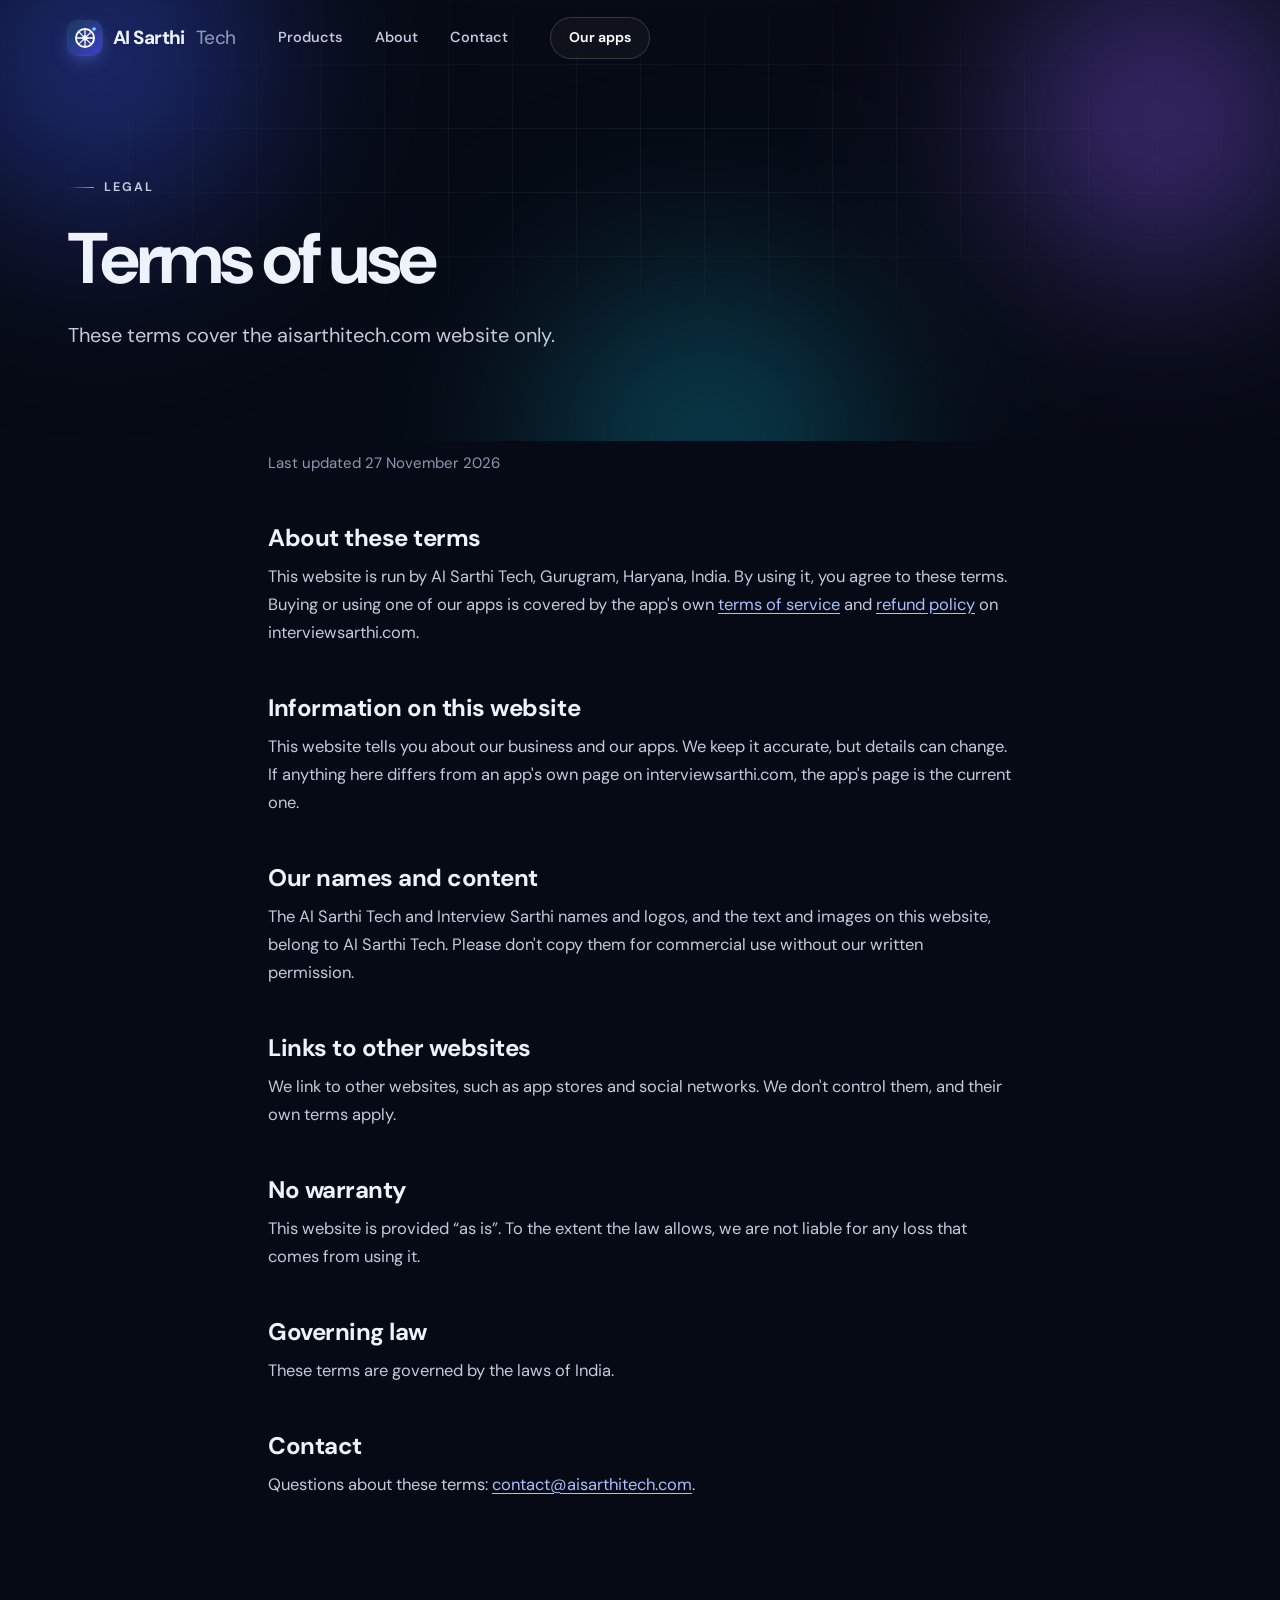
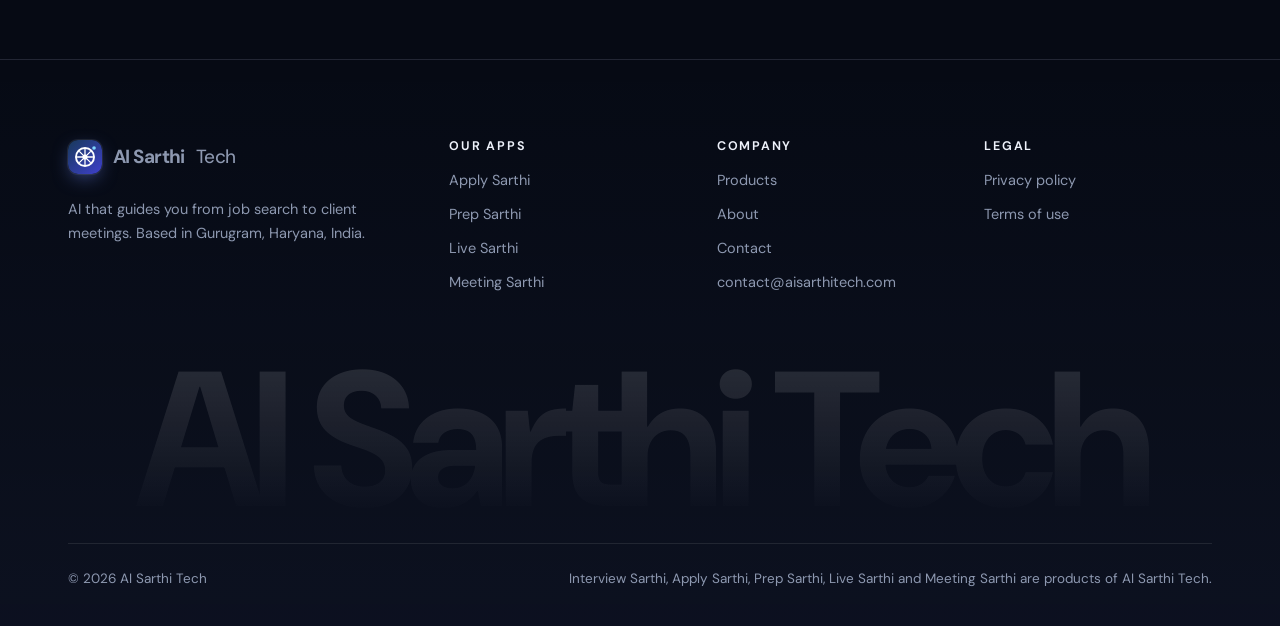
<file: terms/index.html>
<!doctype html>
<html lang="en-IN" class="no-js">
<head>
<meta charset="utf-8">
<meta name="viewport" content="width=device-width, initial-scale=1">
<title>Terms of use · AI Sarthi Tech</title>
<meta name="description" content="Terms of use for the aisarthitech.com website.">
<meta name="robots" content="index, follow">
<link rel="canonical" href="https://aisarthitech.com/terms/">
<meta name="theme-color" content="#060a14">
<meta name="color-scheme" content="dark">
<link rel="icon" href="/assets/mark.svg" type="image/svg+xml">
<link rel="icon" href="/favicon.ico" sizes="32x32 48x48">
<link rel="apple-touch-icon" href="/assets/apple-touch-icon.png">
<link rel="preload" href="/assets/fonts/dm-sans-latin.woff2" as="font" type="font/woff2" crossorigin>
<link rel="stylesheet" href="/assets/site.css?v=20261127b">
<script src="/assets/site.js?v=20261127b" defer></script>
<meta property="og:type" content="website">
<meta property="og:site_name" content="AI Sarthi Tech">
<meta property="og:title" content="Terms of use · AI Sarthi Tech">
<meta property="og:description" content="Terms of use for the aisarthitech.com website.">
<meta property="og:url" content="https://aisarthitech.com/terms/">
<meta property="og:image" content="https://aisarthitech.com/assets/og-image.png">
<meta property="og:image:width" content="1200">
<meta property="og:image:height" content="630">
<meta name="twitter:card" content="summary_large_image">
</head>
<body>
<a class="skip-link" href="#main">Skip to content</a>
<header class="site-header">
  <div class="wrap nav">
    <a class="logo" href="/" aria-label="AI Sarthi Tech home"><img src="/assets/mark.svg" alt="" width="34" height="34">AI Sarthi<span>Tech</span></a>
    <nav aria-label="Main"><ul>
      <li><a href="/products/">Products</a></li>
      <li><a href="/about/">About</a></li>
      <li><a href="/contact/">Contact</a></li>
    </ul></nav>
    <a class="btn btn-ghost" href="/products/">Our apps</a>
  </div>
</header>

<main id="main">
<section class="page-hero">
  <div class="hero-bg" aria-hidden="true"><div class="aurora a"></div><div class="aurora b"></div><div class="aurora c"></div><div class="grid-fade"></div></div>
  <div class="wrap">
    <span class="eyebrow">Legal</span>
    <h1>Terms of use</h1>
    <p class="lead">These terms cover the aisarthitech.com website only.</p>
  </div>
</section>
<section class="section" style="padding-top:10px">
  <div class="wrap legal">
    <p class="updated">Last updated 27 November 2026</p>

    <h2>About these terms</h2>
    <p>This website is run by AI Sarthi Tech, Gurugram, Haryana, India. By using it, you agree to these terms. Buying or using one of our apps is covered by the app's own <a href="https://interviewsarthi.com/terms.html">terms of service</a> and <a href="https://interviewsarthi.com/refunds.html">refund policy</a> on interviewsarthi.com.</p>

    <h2>Information on this website</h2>
    <p>This website tells you about our business and our apps. We keep it accurate, but details can change. If anything here differs from an app's own page on interviewsarthi.com, the app's page is the current one.</p>

    <h2>Our names and content</h2>
    <p>The AI Sarthi Tech and Interview Sarthi names and logos, and the text and images on this website, belong to AI Sarthi Tech. Please don't copy them for commercial use without our written permission.</p>

    <h2>Links to other websites</h2>
    <p>We link to other websites, such as app stores and social networks. We don't control them, and their own terms apply.</p>

    <h2>No warranty</h2>
    <p>This website is provided “as is”. To the extent the law allows, we are not liable for any loss that comes from using it.</p>

    <h2>Governing law</h2>
    <p>These terms are governed by the laws of India.</p>

    <h2>Contact</h2>
    <p>Questions about these terms: <a href="mailto:contact@aisarthitech.com">contact@aisarthitech.com</a>.</p>
  </div>
</section>
</main>
<footer class="site-footer">
  <div class="wrap">
    <div class="foot-grid">
      <div class="foot-about">
        <a class="logo" href="/"><img src="/assets/mark.svg" alt="" width="34" height="34">AI Sarthi<span>Tech</span></a>
        <p>AI that guides you from job search to client meetings. Based in Gurugram, Haryana, India.</p>
      </div>
      <div><h2>Our apps</h2><ul><li><a href="https://interviewsarthi.com/apply/">Apply Sarthi</a></li><li><a href="https://interviewsarthi.com/prep/">Prep Sarthi</a></li><li><a href="https://interviewsarthi.com/live/">Live Sarthi</a></li><li><a href="https://interviewsarthi.com/meeting/">Meeting Sarthi</a></li></ul></div>
      <div><h2>Company</h2><ul><li><a href="/products/">Products</a></li><li><a href="/about/">About</a></li><li><a href="/contact/">Contact</a></li><li><a href="mailto:contact@aisarthitech.com">contact@aisarthitech.com</a></li></ul></div>
      <div><h2>Legal</h2><ul><li><a href="/privacy/">Privacy policy</a></li><li><a href="/terms/">Terms of use</a></li></ul></div>
    </div>
    <div class="giant" aria-hidden="true">AI Sarthi Tech</div>
    <div class="foot-bottom">
      <span>© 2026 AI Sarthi Tech</span>
      <span>Interview Sarthi, Apply Sarthi, Prep Sarthi, Live Sarthi and Meeting Sarthi are products of AI Sarthi Tech.</span>
    </div>
  </div>
</footer>
<script src="https://apply.interviewsarthi.com/chat/widget.js" data-site="main" defer></script>
</body>
</html>
</file>
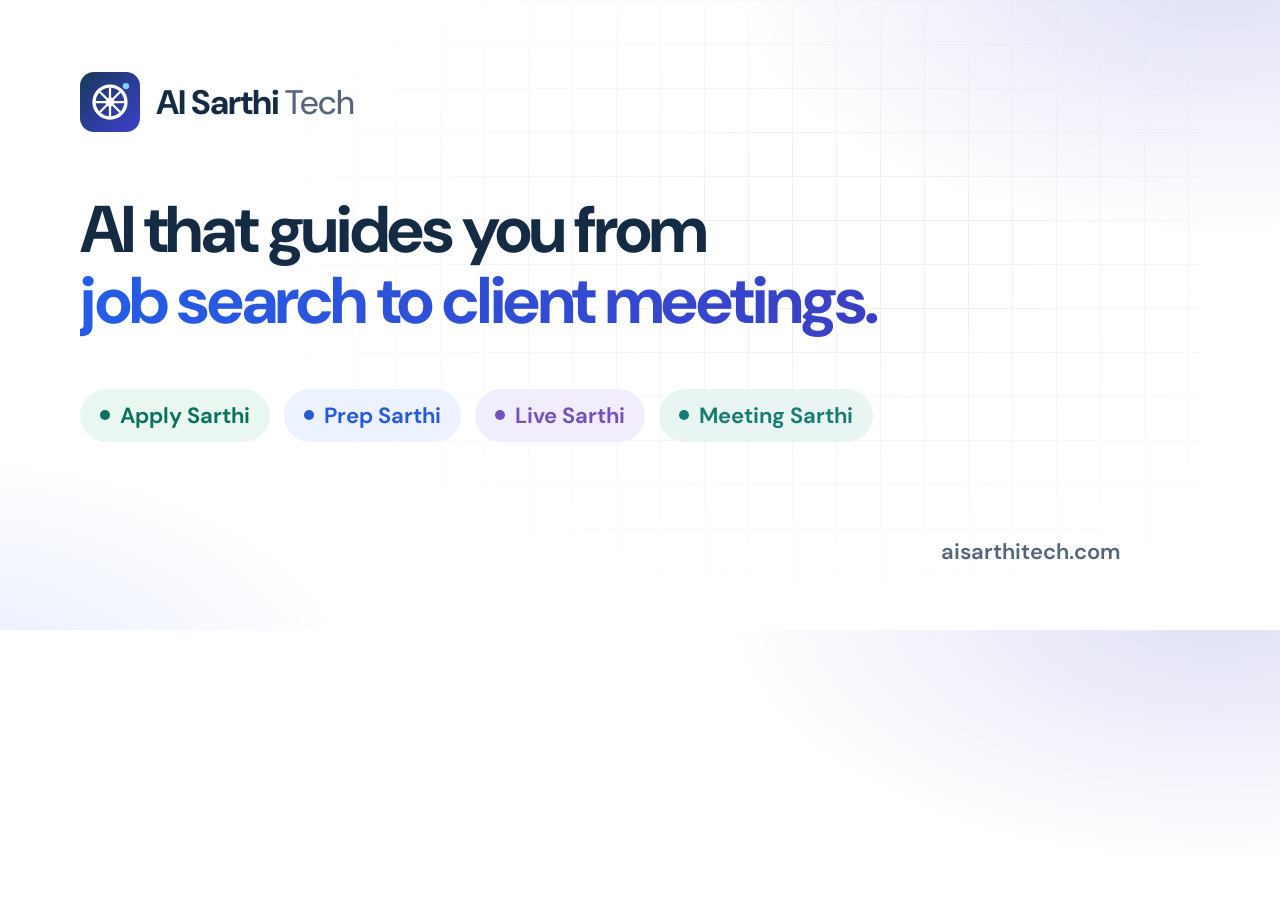
<file: assets/og-image.source.html>
<!doctype html>
<html lang="en"><head><meta charset="utf-8"><title>og</title>
<style>
@font-face{font-family:'DM Sans';font-weight:400 700;src:url(fonts/dm-sans-latin.woff2) format('woff2')}
*{box-sizing:border-box;margin:0}
body{width:1200px;height:630px;overflow:hidden;font-family:'DM Sans',sans-serif;color:#142b43;background:
 radial-gradient(700px 380px at 95% -5%,rgba(59,63,196,.16),transparent 70%),
 radial-gradient(600px 340px at -5% 110%,rgba(35,94,232,.12),transparent 70%),#fff;position:relative;padding:72px 80px}
body::before{content:"";position:absolute;inset:0;background-image:linear-gradient(#dbe4ec 1px,transparent 1px),linear-gradient(90deg,#dbe4ec 1px,transparent 1px);background-size:44px 44px;opacity:.45;-webkit-mask-image:radial-gradient(ellipse 75% 85% at 70% 40%,#000 20%,transparent 75%)}
.top{position:relative;display:flex;align-items:center;gap:16px;font-size:34px;font-weight:700;letter-spacing:-1px}
.top img{width:60px;height:60px}.top span{font-weight:450;color:#53657a}
h1{position:relative;margin-top:62px;font-size:66px;line-height:1.08;letter-spacing:-2.4px;max-width:900px}
h1 em{font-style:normal;background:linear-gradient(100deg,#235ee8,#3b3fc4);-webkit-background-clip:text;color:transparent}
.apps{position:relative;display:flex;gap:14px;margin-top:52px}
.apps div{display:flex;align-items:center;gap:10px;padding:12px 20px;border-radius:999px;font-size:22px;font-weight:650;background:var(--s);color:var(--c)}
.apps i{width:10px;height:10px;border-radius:50%;background:var(--c)}
.url{position:absolute;right:80px;bottom:64px;font-size:22px;font-weight:600;color:#53657a}
</style></head><body>
<div class="top"><img src="mark.svg" alt=""><b>AI Sarthi <span>Tech</span></b></div>
<h1>AI that guides you from<br><em>job search to client meetings.</em></h1>
<div class="apps">
 <div style="--c:#06725d;--s:#eaf7f1"><i></i>Apply Sarthi</div>
 <div style="--c:#245adc;--s:#edf2ff"><i></i>Prep Sarthi</div>
 <div style="--c:#7251bf;--s:#f2edfc"><i></i>Live Sarthi</div>
 <div style="--c:#167c72;--s:#e9f5f2"><i></i>Meeting Sarthi</div>
</div>
<div class="url">aisarthitech.com</div>
</body></html>
</file>
<file: assets/site.css>
@font-face{font-family:'DM Sans';font-style:normal;font-weight:400 700;font-display:swap;src:url(/assets/fonts/dm-sans-latin.woff2) format('woff2');unicode-range:U+0000-00FF,U+0131,U+0152-0153,U+02BB-02BC,U+02C6,U+02DA,U+02DC,U+0304,U+0308,U+0329,U+2000-206F,U+20AC,U+2122,U+2191,U+2193,U+2212,U+2215,U+FEFF,U+FFFD}

:root{
  --bg:#060a14;--bg-2:#0a1020;--surface:rgba(255,255,255,.035);--surface-2:rgba(255,255,255,.06);
  --line:rgba(255,255,255,.09);--line-2:rgba(255,255,255,.16);
  --text:#eef2fb;--soft:#c3cbdc;--muted:#8d98b0;
  --a1:#6d8cff;--a2:#a98bff;--a3:#3ad6f0;
  --grad:linear-gradient(100deg,#7c9cff 0%,#b593ff 45%,#4fd9f2 100%);
  --apply:#34d399;--prep:#60a5fa;--live:#b28cff;--meeting:#2dd4bf;
  --radius:20px;--wrap:1200px;
  --font:'DM Sans',system-ui,-apple-system,BlinkMacSystemFont,'Segoe UI',Roboto,sans-serif;
  --ease:cubic-bezier(.2,.7,.2,1);
}
*{box-sizing:border-box}
html{-webkit-text-size-adjust:100%;scroll-behavior:smooth;background:var(--bg)}
body{margin:0;background:var(--bg);color:var(--text);font:16px/1.65 var(--font);-webkit-font-smoothing:antialiased;overflow-x:hidden}
h1,h2,h3,p,ul,ol,dl,dd,figure{margin:0}
ul,ol{padding:0;list-style:none}
h1,h2,h3{line-height:1.08;letter-spacing:-.035em;font-weight:700}
a{color:inherit;text-underline-offset:3px}
a:focus-visible,button:focus-visible,summary:focus-visible{outline:2px solid var(--a3);outline-offset:3px;border-radius:8px}
img,svg,canvas{display:block;max-width:100%}
button{font:inherit;color:inherit;background:none;border:0;cursor:pointer;padding:0}
::selection{background:rgba(124,156,255,.35)}
.wrap{max-width:var(--wrap);margin:0 auto;padding:0 28px}
.skip-link{position:fixed;left:14px;top:-80px;z-index:100;padding:10px 18px;background:#fff;color:#000;border-radius:10px}
.skip-link:focus{top:12px}
svg.icon{width:22px;height:22px;fill:none;stroke:currentColor;stroke-width:1.8;stroke-linecap:round;stroke-linejoin:round}
.grad-text{background:var(--grad);-webkit-background-clip:text;background-clip:text;color:transparent}
.sr-only{position:absolute;width:1px;height:1px;overflow:hidden;clip:rect(0 0 0 0);white-space:nowrap}

/* ---------- header ---------- */
.site-header{position:fixed;inset:0 0 auto;z-index:50;transition:background .3s,border-color .3s,backdrop-filter .3s;border-bottom:1px solid transparent}
.site-header.scrolled{background:rgba(6,10,20,.72);backdrop-filter:blur(16px) saturate(1.4);-webkit-backdrop-filter:blur(16px) saturate(1.4);border-color:var(--line)}
.nav{display:flex;align-items:center;gap:28px;height:76px}
.logo{display:inline-flex;align-items:center;gap:11px;font-size:19px;font-weight:700;letter-spacing:-.03em;text-decoration:none;white-space:nowrap}
.logo img{width:34px;height:34px;border-radius:10px;box-shadow:0 0 0 1px rgba(255,255,255,.08),0 6px 20px -6px rgba(109,140,255,.7)}
.logo span{font-weight:450;color:var(--muted)}
.nav ul{display:flex;gap:4px;margin-left:auto;font-size:14.5px;font-weight:550}
.nav ul a{display:block;padding:8px 14px;border-radius:999px;text-decoration:none;color:var(--soft);transition:color .2s,background .2s}
.nav ul a:hover{color:#fff;background:var(--surface-2)}
.nav ul a[aria-current="page"]{color:#fff;background:var(--surface-2);box-shadow:inset 0 0 0 1px var(--line)}
.nav .btn{min-height:40px;padding:8px 18px;font-size:14px}

/* ---------- buttons ---------- */
.btn{position:relative;display:inline-flex;align-items:center;justify-content:center;gap:9px;min-height:50px;padding:13px 24px;border-radius:999px;font-weight:650;font-size:15.5px;text-decoration:none;transition:transform .25s var(--ease),box-shadow .25s,background .25s,border-color .25s;white-space:nowrap}
.btn svg.icon{width:18px;height:18px;transition:transform .25s var(--ease)}
.btn:hover svg.icon{transform:translateX(3px)}
.btn-primary{color:#0b1020;background:linear-gradient(100deg,#9fb5ff,#c7b3ff 50%,#7fe6f7);box-shadow:0 10px 30px -10px rgba(140,160,255,.75),inset 0 1px 0 rgba(255,255,255,.6)}
.btn-primary:hover{transform:translateY(-2px);box-shadow:0 16px 40px -12px rgba(150,170,255,.9),inset 0 1px 0 rgba(255,255,255,.6)}
.btn-ghost{color:#fff;background:var(--surface);border:1px solid var(--line-2);backdrop-filter:blur(8px)}
.btn-ghost:hover{background:var(--surface-2);border-color:rgba(255,255,255,.3);transform:translateY(-2px)}

/* ---------- shared type ---------- */
.eyebrow{display:inline-flex;align-items:center;gap:10px;font-size:12.5px;font-weight:650;letter-spacing:.16em;text-transform:uppercase;color:var(--soft)}
.eyebrow::before{content:"";width:26px;height:1px;background:linear-gradient(90deg,transparent,var(--a2))}
.pill{display:inline-flex;align-items:center;gap:10px;padding:7px 15px 7px 9px;border-radius:999px;border:1px solid var(--line-2);background:rgba(255,255,255,.04);font-size:13.5px;color:var(--soft);backdrop-filter:blur(8px)}
.pill .dot{position:relative;width:8px;height:8px;border-radius:50%;background:var(--apply);box-shadow:0 0 12px var(--apply)}
.pill .dot::after{content:"";position:absolute;inset:-4px;border-radius:50%;border:1px solid var(--apply);animation:ping 2.2s var(--ease) infinite}
@keyframes ping{0%{transform:scale(.6);opacity:1}100%{transform:scale(2.2);opacity:0}}
.section{position:relative;padding:120px 0}
.section-head{max-width:760px;margin-bottom:56px}
.section-head.center{margin-left:auto;margin-right:auto;text-align:center}
.section-head h2{font-size:clamp(34px,4.6vw,56px);margin-top:18px}
.section-head p{margin-top:18px;color:var(--muted);font-size:18px;line-height:1.6}
.lead{font-size:clamp(17px,1.6vw,20px);line-height:1.6;color:var(--soft);max-width:620px}

/* ---------- reveal ---------- */
.reveal{opacity:0;transform:translateY(28px);transition:opacity .9s var(--ease),transform .9s var(--ease);transition-delay:var(--d,0s)}
.reveal.in{opacity:1;transform:none}
.no-js .reveal{opacity:1;transform:none}

/* ---------- hero ---------- */
.hero{position:relative;min-height:min(100vh,980px);min-height:min(100svh,980px);display:flex;align-items:center;padding:130px 0 90px;overflow:hidden;isolation:isolate}
.hero-bg{position:absolute;inset:0;z-index:-1;pointer-events:none}
.hero-bg canvas{position:absolute;inset:0;width:100%;height:100%;opacity:.55}
.aurora{position:absolute;border-radius:50%;filter:blur(80px);opacity:.55;mix-blend-mode:screen;will-change:transform}
.aurora.a{width:620px;height:620px;left:-140px;top:-160px;background:radial-gradient(circle,#3f5bff 0%,transparent 65%);animation:drift1 18s ease-in-out infinite alternate}
.aurora.b{width:560px;height:560px;right:-120px;top:40px;background:radial-gradient(circle,#8a5cff 0%,transparent 65%);animation:drift2 22s ease-in-out infinite alternate}
.aurora.c{width:520px;height:520px;left:35%;bottom:-260px;background:radial-gradient(circle,#13c4e6 0%,transparent 65%);opacity:.38;animation:drift3 20s ease-in-out infinite alternate}
@keyframes drift1{to{transform:translate(120px,80px) scale(1.1)}}
@keyframes drift2{to{transform:translate(-110px,90px) scale(.92)}}
@keyframes drift3{to{transform:translate(-90px,-70px) scale(1.12)}}
.grid-fade{position:absolute;inset:0;background-image:linear-gradient(rgba(255,255,255,.05) 1px,transparent 1px),linear-gradient(90deg,rgba(255,255,255,.05) 1px,transparent 1px);background-size:64px 64px;-webkit-mask-image:radial-gradient(ellipse 75% 60% at 50% 35%,#000 15%,transparent 72%);mask-image:radial-gradient(ellipse 75% 60% at 50% 35%,#000 15%,transparent 72%)}
.hero-inner{display:grid;grid-template-columns:1.12fr .88fr;gap:56px;align-items:center;width:100%}
.hero h1{font-size:clamp(36px,4.4vw,62px);letter-spacing:-.045em;margin:26px 0 24px;line-height:1.02}
.rotator{display:block;position:relative;height:1.24em;overflow:hidden;margin-top:.04em}
.rotator span{position:absolute;left:0;top:0;padding-bottom:.14em;line-height:1.08;white-space:nowrap;background:var(--grad);-webkit-background-clip:text;background-clip:text;color:transparent;transform:translateY(105%);opacity:0;transition:transform .8s var(--ease),opacity .8s var(--ease)}
.rotator span.on{transform:none;opacity:1}
.rotator span.out{transform:translateY(-105%);opacity:0}
.no-js .rotator span:first-child{transform:none;opacity:1}
.hero .actions{display:flex;flex-wrap:wrap;gap:14px;margin-top:38px}
.hero-meta{display:flex;flex-wrap:wrap;gap:10px 22px;margin-top:34px;font-size:14px;color:var(--muted)}
.hero-meta span{display:inline-flex;align-items:center;gap:8px}
.hero-meta svg.icon{width:16px;height:16px;color:var(--apply)}

/* hero visual */
.stage{position:relative;perspective:1400px;min-height:440px}
.stage-inner{position:relative;transform-style:preserve-3d;transition:transform .5s var(--ease);transform:rotateY(-9deg) rotateX(5deg)}
.frame{position:relative;border-radius:16px;background:#0d1426;border:1px solid var(--line-2);box-shadow:0 40px 90px -30px rgba(0,0,0,.8),0 0 0 1px rgba(255,255,255,.03),0 0 80px -20px rgba(124,140,255,.45);overflow:hidden}
.frame::before{content:"";position:absolute;inset:0;border-radius:inherit;padding:1px;background:linear-gradient(140deg,rgba(160,180,255,.6),transparent 40%,transparent 60%,rgba(80,220,240,.5));-webkit-mask:linear-gradient(#000 0 0) content-box,linear-gradient(#000 0 0);-webkit-mask-composite:xor;mask-composite:exclude;pointer-events:none;z-index:2}
.frame-bar{display:flex;align-items:center;gap:7px;height:34px;padding:0 14px;background:rgba(255,255,255,.04);border-bottom:1px solid var(--line);font-size:12px;color:var(--muted)}
.frame-bar i{width:10px;height:10px;border-radius:50%;background:#3a4258}
.frame-bar i:nth-child(1){background:#ff6b6b}.frame-bar i:nth-child(2){background:#ffc65c}.frame-bar i:nth-child(3){background:#4ade80}
.frame-bar b{margin-left:10px;font-weight:550}
.frame img{width:100%;height:auto}
.float{position:absolute;z-index:3;display:flex;align-items:center;gap:12px;padding:12px 16px;border-radius:16px;background:rgba(14,20,38,.78);border:1px solid var(--line-2);backdrop-filter:blur(14px);-webkit-backdrop-filter:blur(14px);box-shadow:0 20px 50px -18px rgba(0,0,0,.8);font-size:13.5px;transform:translateZ(60px);animation:bob 6s ease-in-out infinite}
.float b{display:block;font-size:14px}
.float small{display:block;color:var(--muted);font-size:12.5px}
.float .chip{width:36px;height:36px;border-radius:11px;display:grid;place-items:center;color:var(--c);background:color-mix(in srgb,var(--c) 16%,transparent);box-shadow:inset 0 0 0 1px color-mix(in srgb,var(--c) 35%,transparent)}
.float .chip svg.icon{width:18px;height:18px}
.float.f1{left:-34px;bottom:46px;--c:var(--apply)}
.float.f2{right:-22px;top:-26px;--c:var(--meeting);animation-delay:-3s}
.float.f3{right:28px;bottom:-30px;--c:var(--prep);animation-delay:-1.5s}
@keyframes bob{0%,100%{translate:0 0}50%{translate:0 -10px}}
.scroll-cue{position:absolute;left:50%;bottom:26px;translate:-50% 0;width:26px;height:42px;border-radius:14px;border:1.5px solid var(--line-2)}
.scroll-cue::after{content:"";position:absolute;left:50%;top:8px;width:4px;height:8px;margin-left:-2px;border-radius:2px;background:var(--soft);animation:cue 1.8s ease-in-out infinite}
@keyframes cue{0%{opacity:0;transform:translateY(-3px)}40%{opacity:1}100%{opacity:0;transform:translateY(12px)}}

/* ---------- trust marquee ---------- */
.trust{border-top:1px solid var(--line);border-bottom:1px solid var(--line);background:rgba(255,255,255,.015);overflow:hidden;-webkit-mask-image:linear-gradient(90deg,transparent,#000 10%,#000 90%,transparent);mask-image:linear-gradient(90deg,transparent,#000 10%,#000 90%,transparent)}
.marquee{display:flex;width:max-content;animation:marquee 38s linear infinite}
.trust:hover .marquee{animation-play-state:paused}
.marquee ul{display:flex;gap:0;padding:22px 0}
.marquee li{display:flex;align-items:center;gap:12px;padding:0 34px;font-size:15px;font-weight:550;color:var(--soft);white-space:nowrap;border-right:1px solid var(--line)}
.marquee li svg.icon{width:19px;height:19px;color:var(--a3)}
@keyframes marquee{to{transform:translateX(-50%)}}

/* ---------- journey ---------- */
.journey{position:relative;display:grid;grid-template-columns:repeat(4,1fr);gap:18px}
.journey::before{content:"";position:absolute;left:4%;right:4%;top:43px;height:1px;background:linear-gradient(90deg,var(--apply),var(--prep),var(--live),var(--meeting));opacity:.5;transform-origin:left;transform:scaleX(0);transition:transform 1.6s var(--ease) .2s}
.journey.in::before{transform:scaleX(1)}
.card{position:relative;border-radius:var(--radius);background:linear-gradient(180deg,rgba(255,255,255,.05),rgba(255,255,255,.015));border:1px solid var(--line);overflow:hidden;isolation:isolate;transition:border-color .3s,transform .4s var(--ease)}
.card::after{content:"";position:absolute;inset:0;z-index:-1;opacity:0;transition:opacity .35s;background:radial-gradient(420px circle at var(--mx,50%) var(--my,0%),color-mix(in srgb,var(--c,#7c9cff) 22%,transparent),transparent 45%)}
.card:hover{border-color:color-mix(in srgb,var(--c,#7c9cff) 45%,transparent);transform:translateY(-4px)}
.card:hover::after{opacity:1}
.step-card{padding:26px 24px 24px;display:flex;flex-direction:column;--c:var(--k)}
.step-card .num{position:relative;z-index:1;width:36px;height:36px;border-radius:50%;display:grid;place-items:center;font-size:13px;font-weight:700;color:#0b1020;background:var(--c);box-shadow:0 0 0 6px var(--bg),0 0 24px color-mix(in srgb,var(--c) 70%,transparent)}
.step-card .ico{margin-top:24px;width:50px;height:50px;border-radius:15px;display:grid;place-items:center;color:var(--c);background:color-mix(in srgb,var(--c) 12%,transparent);box-shadow:inset 0 0 0 1px color-mix(in srgb,var(--c) 30%,transparent)}
.step-card .kicker{margin-top:22px;font-size:12px;font-weight:650;letter-spacing:.14em;text-transform:uppercase;color:var(--c)}
.step-card h3{font-size:23px;margin-top:6px}
.step-card p{margin-top:10px;color:var(--muted);font-size:15px;line-height:1.55;flex:1}
.step-card .meta{margin-top:20px;padding-top:16px;border-top:1px solid var(--line);font-size:13px;color:var(--soft)}
.step-card .go{margin-top:12px;display:inline-flex;align-items:center;gap:6px;font-size:14.5px;font-weight:650;color:var(--c);text-decoration:none}
.step-card .go::before{content:"";position:absolute;inset:0}
.step-card .go svg.icon{width:16px;height:16px;transition:transform .25s var(--ease)}
.step-card:hover .go svg.icon{transform:translate(3px,-3px)}

/* ---------- app switcher ---------- */
.switcher{display:grid;grid-template-columns:.85fr 1.15fr;gap:48px;align-items:center}
.tabs{display:grid;gap:10px}
.tab{position:relative;display:block;width:100%;text-align:left;padding:18px 20px 18px 22px;border-radius:18px;border:1px solid transparent;transition:background .3s,border-color .3s;overflow:hidden}
.tab:hover{background:var(--surface)}
.tab[aria-selected="true"]{background:linear-gradient(180deg,rgba(255,255,255,.06),rgba(255,255,255,.02));border-color:var(--line-2)}
.tab-head{display:flex;align-items:center;gap:14px}
.tab-head .ico{width:42px;height:42px;flex:none;border-radius:13px;display:grid;place-items:center;color:var(--k);background:color-mix(in srgb,var(--k) 12%,transparent)}
.tab-head .ico svg.icon{width:20px;height:20px}
.tab-head b{display:block;font-size:17.5px;letter-spacing:-.01em}
.tab-head small{display:block;font-size:13.5px;color:var(--muted)}
.tab-body{display:grid;grid-template-rows:0fr;transition:grid-template-rows .5s var(--ease)}
.tab[aria-selected="true"] .tab-body{grid-template-rows:1fr}
.tab-body>div{overflow:hidden}
.tab-body p{padding:14px 0 4px 56px;color:var(--soft);font-size:15px;line-height:1.55}
.tab-body .go{display:inline-flex;align-items:center;gap:6px;margin:8px 0 2px 56px;font-size:14.5px;font-weight:650;color:var(--k);text-decoration:none}
.tab-body .go svg.icon{width:16px;height:16px}
.tab .bar{position:absolute;left:0;bottom:0;height:2px;width:100%;background:var(--k);transform-origin:left;transform:scaleX(0);opacity:0}
.tab[aria-selected="true"] .bar{opacity:.9}
.screen{position:relative}
.screen::before{content:"";position:absolute;inset:8% 4% -6%;border-radius:40px;background:radial-gradient(closest-side,color-mix(in srgb,var(--k,#7c9cff) 45%,transparent),transparent);filter:blur(40px);opacity:.7;transition:background .6s}
.screen .frame{aspect-ratio:16/10.6;background:#0d1426}
.screen .panes{position:relative;height:calc(100% - 34px)}
.screen .pane{position:absolute;inset:0;opacity:0;transform:scale(1.03);transition:opacity .7s var(--ease),transform .9s var(--ease);background:#fff}
.screen .pane.on{opacity:1;transform:none}
.screen .pane img{width:100%;height:100%;object-fit:cover;object-position:top center}
.screen .pane.dark{background:#0d1426}
.screen .pane.fit img{object-fit:contain;background:linear-gradient(180deg,#eef6f4,#f8fbfb)}

/* ---------- mission ---------- */
.mission{padding:150px 0;text-align:center;position:relative;overflow:hidden}
.mission::before{content:"";position:absolute;left:50%;top:50%;width:900px;height:900px;translate:-50% -50%;background:radial-gradient(circle,rgba(110,120,255,.16),transparent 60%);pointer-events:none}
.mission .wheel{width:64px;height:64px;margin:0 auto 34px;animation:spin 24s linear infinite;opacity:.9}
@keyframes spin{to{transform:rotate(360deg)}}
.mission blockquote{margin:0 auto;max-width:980px;font-size:clamp(28px,3.9vw,50px);font-weight:650;line-height:1.22;letter-spacing:-.03em}
.mission blockquote .w{color:rgba(238,242,251,.18);transition:color .4s}
.mission blockquote .w.lit{color:var(--text)}
.mission blockquote .w.hl.lit{background:var(--grad);-webkit-background-clip:text;background-clip:text;color:transparent}
.no-js .mission blockquote .w{color:var(--text)}
.mission cite{display:block;margin-top:34px;font-style:normal;font-size:14px;letter-spacing:.14em;text-transform:uppercase;color:var(--muted)}

/* ---------- bento principles ---------- */
.bento{display:grid;grid-template-columns:repeat(3,1fr);gap:18px}
.bento .card{padding:32px}
.bento .big{font-size:clamp(46px,5vw,64px);font-weight:700;letter-spacing:-.05em;line-height:1}
.bento h3{font-size:21px;margin-top:20px}
.bento p{margin-top:10px;color:var(--muted);font-size:15.5px}
.bento .ico{width:48px;height:48px;border-radius:14px;display:grid;place-items:center;color:#fff;background:linear-gradient(140deg,rgba(124,156,255,.35),rgba(169,139,255,.18));box-shadow:inset 0 0 0 1px rgba(255,255,255,.12)}

/* ---------- faq ---------- */
.faq{max-width:860px;margin:0 auto;display:grid;gap:12px}
.faq details{border-radius:18px;border:1px solid var(--line);background:var(--surface);transition:background .3s,border-color .3s}
.faq details[open]{background:var(--surface-2);border-color:var(--line-2)}
.faq summary{list-style:none;cursor:pointer;display:flex;justify-content:space-between;align-items:center;gap:20px;padding:22px 26px;font-size:17.5px;font-weight:600}
.faq summary::-webkit-details-marker{display:none}
.faq summary .plus{position:relative;flex:none;width:30px;height:30px;border-radius:50%;border:1px solid var(--line-2);transition:transform .35s var(--ease),background .3s}
.faq summary .plus::before,.faq summary .plus::after{content:"";position:absolute;left:50%;top:50%;width:12px;height:1.6px;margin:-.8px 0 0 -6px;background:var(--text);border-radius:2px}
.faq summary .plus::after{transform:rotate(90deg);transition:transform .35s var(--ease)}
.faq details[open] summary .plus{transform:rotate(180deg);background:rgba(255,255,255,.08)}
.faq details[open] summary .plus::after{transform:rotate(0)}
.faq .answer{padding:0 26px 24px;color:var(--soft);font-size:16px;line-height:1.65}
.faq .answer a{color:#a9c0ff}

/* ---------- cta ---------- */
.cta{position:relative;overflow:hidden;border-radius:32px;padding:72px 56px;text-align:center;border:1px solid var(--line-2);background:radial-gradient(700px 320px at 50% 0%,rgba(124,140,255,.35),transparent 70%),radial-gradient(500px 300px at 90% 100%,rgba(58,214,240,.18),transparent 70%),linear-gradient(180deg,#0e1530,#090e1e)}
.cta::before{content:"";position:absolute;inset:0;background-image:linear-gradient(rgba(255,255,255,.04) 1px,transparent 1px),linear-gradient(90deg,rgba(255,255,255,.04) 1px,transparent 1px);background-size:48px 48px;-webkit-mask-image:radial-gradient(ellipse at 50% 0,#000,transparent 70%);mask-image:radial-gradient(ellipse at 50% 0,#000,transparent 70%);pointer-events:none}
.cta>*{position:relative}
.cta h2{font-size:clamp(32px,4.4vw,54px)}
.cta p{margin:18px auto 0;max-width:600px;color:var(--soft);font-size:18px}
.cta .actions{display:flex;flex-wrap:wrap;gap:14px;justify-content:center;margin-top:34px}
.cta .help{margin-top:34px;font-size:14.5px;color:var(--muted)}
.cta .help a{color:#fff;font-weight:600}

/* ---------- inner page hero ---------- */
.page-hero{position:relative;padding:170px 0 90px;overflow:hidden;isolation:isolate}
.page-hero .aurora.a{width:520px;height:520px;left:-160px;top:-200px}
.page-hero .aurora.b{width:480px;height:480px;right:-120px;top:-120px}
.page-hero h1{font-size:clamp(40px,5.6vw,72px);letter-spacing:-.045em;margin:22px 0 22px;max-width:900px}

/* ---------- products page ---------- */
.product{display:grid;grid-template-columns:1fr 1.1fr;gap:64px;align-items:center;padding:90px 0;--c:var(--k)}
.product+.product{border-top:1px solid var(--line)}
.product:nth-child(even) .product-media{order:-1}
.product .tag{display:inline-flex;align-items:center;gap:12px;font-size:12.5px;font-weight:650;letter-spacing:.14em;text-transform:uppercase;color:var(--c)}
.product .tag .ico{width:44px;height:44px;border-radius:13px;display:grid;place-items:center;background:color-mix(in srgb,var(--c) 13%,transparent);box-shadow:inset 0 0 0 1px color-mix(in srgb,var(--c) 30%,transparent)}
.product h2{font-size:clamp(34px,4vw,50px);margin-top:20px}
.product .usp{margin-top:12px;font-size:21px;font-weight:600;color:var(--c);letter-spacing:-.01em}
.product .desc{margin-top:16px;color:var(--soft);font-size:17px}
.ticks{margin-top:22px;display:grid;gap:12px}
.ticks li{display:flex;gap:12px;align-items:flex-start;font-size:16px;color:var(--soft)}
.ticks li svg.icon{flex:none;width:20px;height:20px;margin-top:2px;color:var(--c)}
.facts-row{margin-top:28px;display:grid;grid-template-columns:1fr 1fr;gap:12px}
.facts-row div{padding:14px 16px;border-radius:14px;background:var(--surface);border:1px solid var(--line)}
.facts-row dt{font-size:12.5px;color:var(--muted)}
.facts-row dd{margin-top:2px;font-weight:600;font-size:15px}
.product .actions{display:flex;flex-wrap:wrap;gap:12px;margin-top:30px}
.product .fine{margin-top:16px;font-size:13.5px;color:var(--muted)}
.product-media{position:relative}
.product-media::before{content:"";position:absolute;inset:10% 6% -4%;border-radius:40px;background:radial-gradient(closest-side,color-mix(in srgb,var(--c) 40%,transparent),transparent);filter:blur(44px);opacity:.75}
.product-media .frame{transform:perspective(1200px) rotateY(var(--ry,-6deg)) rotateX(3deg);transition:transform .6s var(--ease)}
.product:nth-child(even) .product-media .frame{--ry:6deg}
.product-media:hover .frame{transform:perspective(1200px) rotateY(0) rotateX(0)}
.product-media .frame.light{background:#fff}
.price-note{margin:20px 0 0;padding:26px 30px;border-radius:22px;background:var(--surface);border:1px solid var(--line);display:flex;flex-wrap:wrap;gap:14px 28px;align-items:center;justify-content:space-between}
.price-note p{color:var(--soft)}

/* ---------- about ---------- */
.about-grid{display:grid;grid-template-columns:1.3fr .7fr;gap:64px;align-items:start}
.prose h2{font-size:clamp(28px,3vw,36px);margin:56px 0 16px}
.prose h2:first-child{margin-top:0}
.prose p{color:var(--soft);font-size:17.5px;line-height:1.7}
.prose p+p{margin-top:16px}
.prose .deva{font-family:'Noto Sans Devanagari','Mangal',sans-serif;font-weight:600;color:#fff}
.glass{border-radius:var(--radius);background:linear-gradient(180deg,rgba(255,255,255,.06),rgba(255,255,255,.02));border:1px solid var(--line-2);backdrop-filter:blur(10px)}
.facts{padding:10px 26px;position:sticky;top:100px}
.facts h2{font-size:12.5px;font-weight:650;letter-spacing:.14em;text-transform:uppercase;color:var(--muted);padding:18px 0 8px}
.facts div{display:grid;gap:2px;padding:15px 0;border-top:1px solid var(--line)}
.facts dt{font-size:13px;color:var(--muted)}
.facts dd{font-weight:600;font-size:15.5px;overflow-wrap:anywhere}
.facts dd a{color:#a9c0ff}
.values{display:grid;grid-template-columns:1fr 1fr;gap:16px;margin-top:24px}
.values .card{padding:26px}
.values b{display:flex;align-items:center;gap:12px;font-size:17.5px}
.values b svg.icon{color:var(--a3);width:20px;height:20px}
.values p{margin-top:10px;color:var(--muted);font-size:15.5px}

/* ---------- contact ---------- */
.contact-grid{display:grid;grid-template-columns:repeat(3,1fr);gap:18px}
.contact-card{padding:32px;display:flex;flex-direction:column}
.contact-card .ico{width:52px;height:52px;border-radius:16px;display:grid;place-items:center;color:#fff;background:linear-gradient(140deg,rgba(124,156,255,.4),rgba(169,139,255,.2));box-shadow:inset 0 0 0 1px rgba(255,255,255,.14)}
.contact-card h2{font-size:21px;margin-top:22px;letter-spacing:-.02em}
.contact-card p{margin-top:10px;color:var(--muted);font-size:15.5px;flex:1}
.contact-card p a{color:#a9c0ff}
.contact-card .addr{position:relative;margin-top:22px;font-weight:650;font-size:16.5px;text-decoration:none;overflow-wrap:anywhere;color:#fff}
.contact-card .addr::after{content:"";position:absolute;inset:-300px -40px -40px}
.contact-card .addr span{background:var(--grad);-webkit-background-clip:text;background-clip:text;color:transparent}
.contact-card .plain{margin-top:22px;font-weight:650;font-size:16.5px}
.socials{display:flex;flex-wrap:wrap;gap:10px;margin-top:18px}
.socials a{padding:9px 16px;border:1px solid var(--line-2);border-radius:999px;background:var(--surface);font-size:14px;font-weight:550;text-decoration:none;transition:background .2s,border-color .2s}
.socials a:hover{background:var(--surface-2);border-color:rgba(255,255,255,.3)}

/* ---------- legal ---------- */
.legal{max-width:800px}
.legal .updated{color:var(--muted);font-size:15px}
.legal h2{font-size:24px;margin:48px 0 12px;letter-spacing:-.02em}
.legal p,.legal li{color:var(--soft);font-size:16.5px;line-height:1.7}
.legal p+p{margin-top:12px}
.legal ul{margin-top:12px;display:grid;gap:9px}
.legal ul li{position:relative;padding-left:24px}
.legal ul li::before{content:"";position:absolute;left:4px;top:.7em;width:7px;height:7px;border-radius:50%;background:var(--grad)}
.legal a{color:#a9c0ff}

/* ---------- footer ---------- */
.site-footer{position:relative;margin-top:40px;padding:80px 0 36px;border-top:1px solid var(--line);background:linear-gradient(180deg,transparent,rgba(124,140,255,.05));overflow:hidden;font-size:14.5px;color:var(--muted)}
.foot-grid{display:grid;grid-template-columns:1.5fr 1fr 1fr 1fr;gap:40px}
.foot-about p{margin-top:16px;max-width:330px}
.site-footer h2{font-size:12.5px;letter-spacing:.14em;text-transform:uppercase;color:var(--text);margin-bottom:16px;font-weight:650}
.site-footer ul{display:grid;gap:10px}
.site-footer a{text-decoration:none;transition:color .2s}
.site-footer a:hover{color:#fff}
.giant{margin-top:70px;font-size:clamp(60px,15vw,210px);font-weight:700;letter-spacing:-.06em;line-height:.8;text-align:center;background:linear-gradient(180deg,rgba(255,255,255,.12),rgba(255,255,255,0));-webkit-background-clip:text;background-clip:text;color:transparent;user-select:none;white-space:nowrap}
.foot-bottom{margin-top:24px;padding-top:24px;border-top:1px solid var(--line);display:flex;flex-wrap:wrap;gap:10px 24px;justify-content:space-between;font-size:13.5px}

/* ---------- 404 ---------- */
.notfound{min-height:80vh;display:grid;place-items:center;text-align:center;padding:160px 0 80px}
.notfound .code{font-size:clamp(90px,16vw,180px);font-weight:700;letter-spacing:-.06em;line-height:1}
.notfound h1{font-size:34px;margin:10px 0}
.notfound p{color:var(--muted);font-size:17px}
.notfound .actions{display:flex;gap:12px;justify-content:center;margin-top:30px;flex-wrap:wrap}

/* ---------- responsive ---------- */
@media (max-width:1080px){
  .hero-inner{grid-template-columns:1fr;gap:70px}
  .stage{max-width:640px;margin:0 auto;width:100%}
  .journey{grid-template-columns:repeat(2,1fr)}
  .journey::before{display:none}
  .switcher{grid-template-columns:1fr}
  .screen{order:-1}
  .foot-grid{grid-template-columns:1fr 1fr}
  .foot-about{grid-column:1/-1}
}
@media (max-width:900px){
  .product,.about-grid{grid-template-columns:1fr;gap:40px}
  .product:nth-child(even) .product-media{order:0}
  .bento,.contact-grid{grid-template-columns:1fr}
  .facts{position:static}
  .section{padding:90px 0}
}
@media (max-width:640px){
  body{font-size:15.5px}
  .wrap{padding:0 20px}
  .nav{height:64px;gap:10px}
  .nav ul{gap:0}
  .nav ul a{padding:7px 10px;font-size:13.5px}
  .nav .btn,.logo span{display:none}
  .hero{padding:110px 0 80px}
  .hero h1{font-size:9.2vw}
  .hero .actions .btn{flex:1 1 100%}
  .stage{min-height:0}
  .stage-inner{transform:none}
  .float.f1{left:-6px;bottom:-26px}
  .float.f2{right:-6px;top:-30px}
  .float.f3{display:none}
  .float{padding:9px 12px;font-size:12.5px}
  .journey,.values,.facts-row{grid-template-columns:1fr}
  .tab-body p,.tab-body .go{margin-left:0;padding-left:0}
  .mission{padding:110px 0}
  .cta{padding:52px 22px;border-radius:24px}
  .page-hero{padding:130px 0 60px}
  .product{padding:64px 0}
  .scroll-cue{display:none}
  .foot-grid{grid-template-columns:1fr}
}
@media (prefers-reduced-motion:reduce){
  *,*::before,*::after{animation:none!important;transition:none!important;scroll-behavior:auto!important}
  .reveal{opacity:1;transform:none}
  .rotator span:first-child{transform:none;opacity:1}
  .mission blockquote .w{color:var(--text)}
}
</file>
